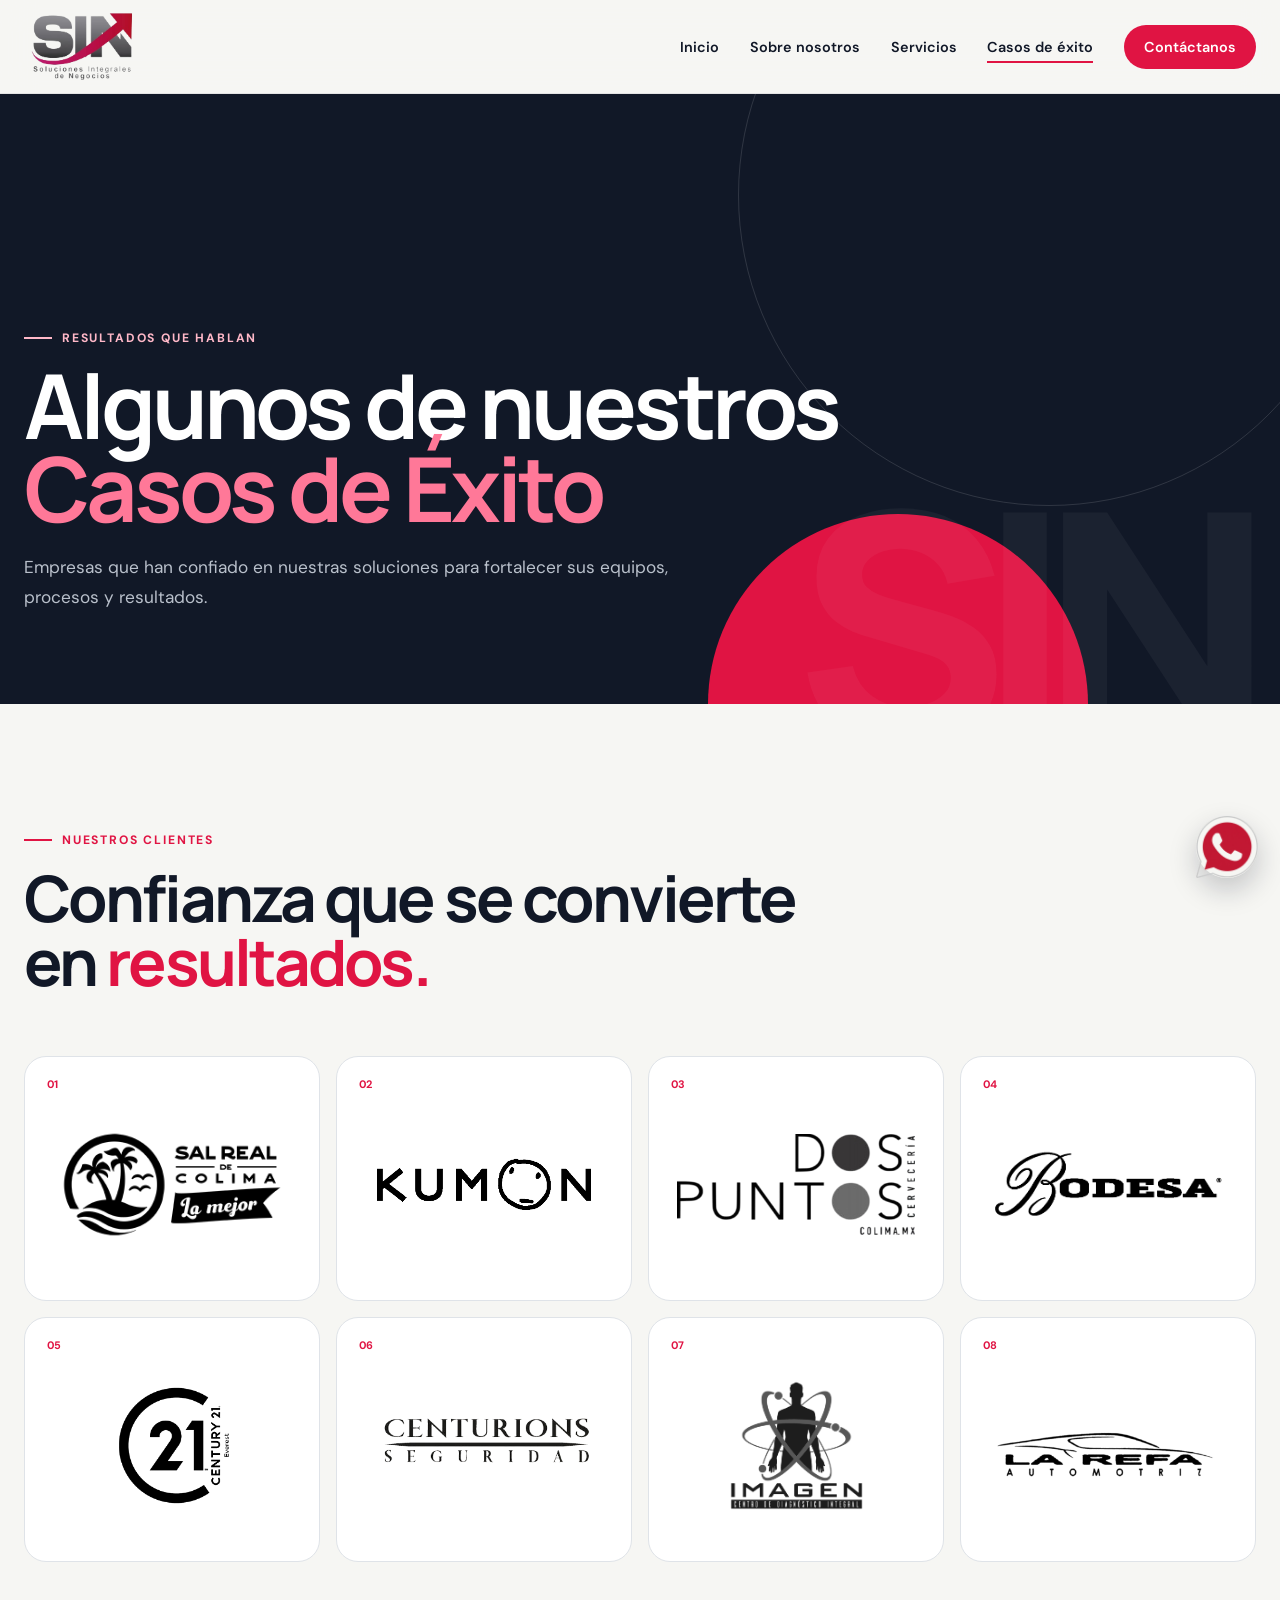
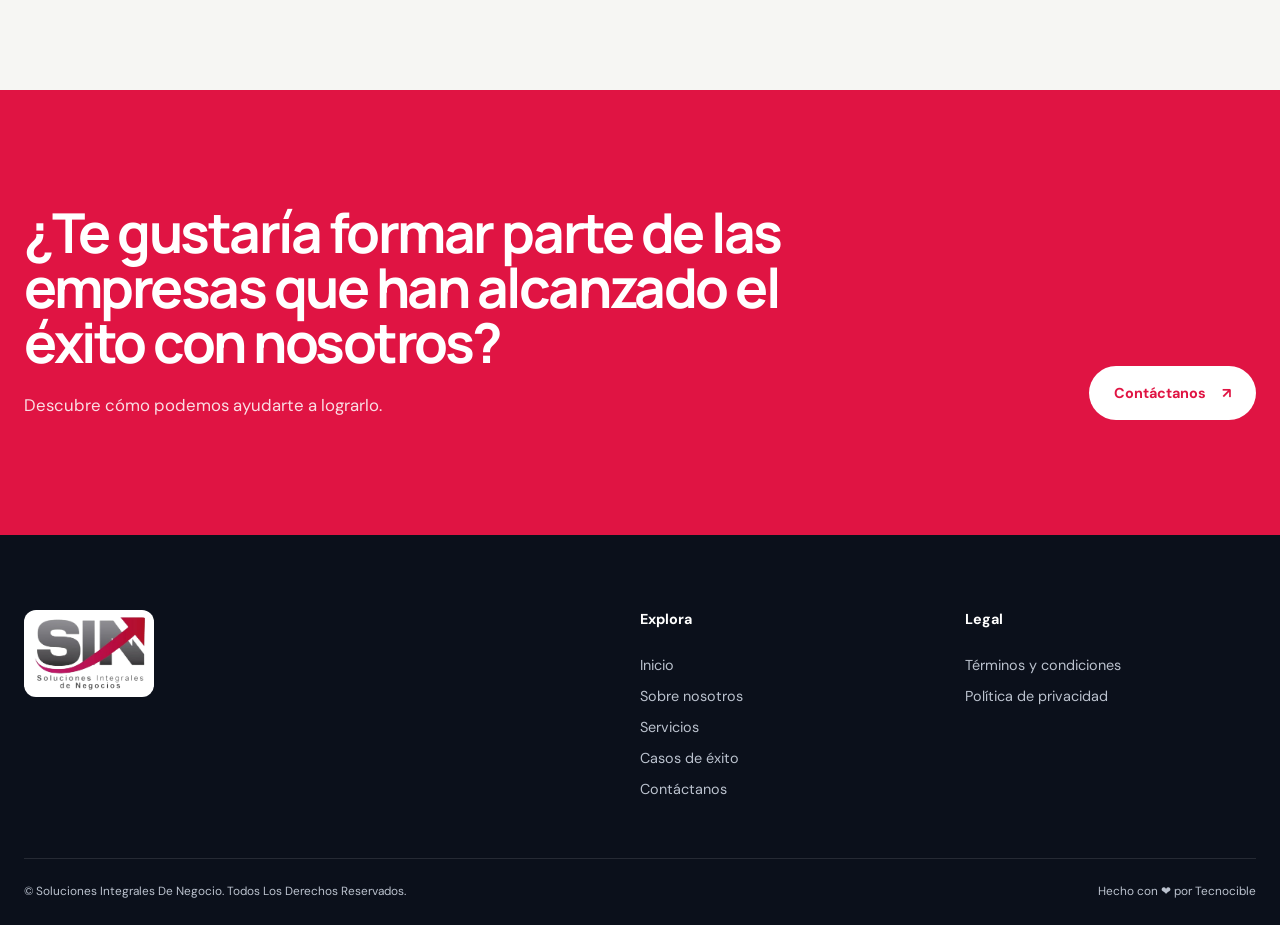
<file: casos-de-exito.html>
<!doctype html>
<html lang="es">
  <head>
    <meta charset="UTF-8" />
    <meta name="viewport" content="width=device-width, initial-scale=1.0" />
    <meta name="description" content="Conoce algunos de los casos de éxito y empresas que confían en SIN Soluciones Integrales de Negocios." />
    <meta name="theme-color" content="#e01443" />
    <title>Casos de éxito | Consultor SIN</title>
    <link rel="preconnect" href="https://fonts.googleapis.com" />
    <link rel="preconnect" href="https://fonts.gstatic.com" crossorigin />
    <link href="https://fonts.googleapis.com/css2?family=DM+Sans:wght@400;500;600;700&family=Manrope:wght@600;700;800&display=swap" rel="stylesheet" />
    <link rel="icon" type="image/png" href="B.png" />
    <link rel="stylesheet" href="styles.css" />
  </head>
  <body>
    <a class="skip-link" href="#contenido">Saltar al contenido</a>
    <header class="site-header site-header--solid" data-header>
      <div class="shell header-inner">
        <a class="brand" href="consultorio.html" aria-label="SIN Soluciones, inicio"><img src="logo.png" alt="SIN Soluciones Integrales de Negocios" /></a>
        <button class="menu-toggle" type="button" aria-expanded="false" aria-controls="main-nav" data-menu-toggle><span></span><span></span><span></span><span class="sr-only">Abrir menú</span></button>
        <nav class="main-nav" id="main-nav" aria-label="Navegación principal" data-nav>
          <a href="consultorio.html">Inicio</a><a href="sobrenosotros.html">Sobre nosotros</a><a href="servicios.html">Servicios</a><a class="is-current" href="#inicio">Casos de éxito</a><a class="nav-cta" href="contactanos.html">Contáctanos</a>
        </nav>
      </div>
    </header>

    <main id="contenido">
      <section class="cases-hero" id="inicio">
        <div class="shell cases-hero-inner" data-reveal>
          <p class="eyebrow eyebrow--light"><span></span>Resultados que hablan</p>
          <h1>Algunos de nuestros <em>Casos de Éxito</em></h1>
          <p>Empresas que han confiado en nuestras soluciones para fortalecer sus equipos, procesos y resultados.</p>
        </div>
        <span class="cases-hero-mark" aria-hidden="true">SIN</span>
      </section>

      <section class="section cases-showcase" aria-label="Empresas que confían en SIN">
        <div class="shell">
          <div class="cases-intro" data-reveal>
            <p class="eyebrow"><span></span>Nuestros clientes</p>
            <h2>Confianza que se convierte en <em>resultados.</em></h2>
          </div>
          <div class="cases-grid">
            <article class="case-card" data-reveal><span>01</span><img src="caso-sal-real.png" alt="Sal Real de Colima" /></article>
            <article class="case-card" data-reveal><span>02</span><img src="caso-kumon.png" alt="Kumon" /></article>
            <article class="case-card" data-reveal><span>03</span><img src="caso-dp.png" alt="Dos Puntos Cervecería" /></article>
            <article class="case-card" data-reveal><span>04</span><img src="caso-bodesa.png" alt="Bodesa" /></article>
            <article class="case-card" data-reveal><span>05</span><img src="caso-century21.png" alt="Century 21" /></article>
            <article class="case-card" data-reveal><span>06</span><img src="caso-empresa.png" alt="Centurions Seguridad" /></article>
            <article class="case-card" data-reveal><span>07</span><img src="caso-imagen-cdi.png" alt="Imagen CDI" /></article>
            <article class="case-card" data-reveal><span>08</span><img src="caso-la-refa.png" alt="La Refa Automotriz" /></article>
          </div>
        </div>
      </section>

      <section class="contact-cta cases-cta" id="contacto">
        <div class="shell contact-inner" data-reveal>
          <div class="contact-copy">
            <h2>¿Te gustaría formar parte de las empresas que han alcanzado el éxito con nosotros?</h2>
            <p>Descubre cómo podemos ayudarte a lograrlo.</p>
          </div>
          <a class="button button--white" href="contactanos.html">Contáctanos <span aria-hidden="true">↗</span></a>
        </div>
      </section>
    </main>

    <footer class="site-footer">
      <div class="shell footer-grid">
        <div class="footer-brand"><img src="logo.png" alt="SIN Soluciones" /></div>
        <div><p class="footer-title">Explora</p><a href="consultorio.html">Inicio</a><a href="sobrenosotros.html">Sobre nosotros</a><a href="servicios.html">Servicios</a><a href="#inicio">Casos de éxito</a><a href="contactanos.html">Contáctanos</a></div>
        <div><p class="footer-title">Legal</p><a href="terminos-y-condiciones.html">Términos y condiciones</a><a href="politica-de-privacidad.html">Política de privacidad</a></div>
      </div>
      <div class="shell footer-bottom"><p>© Soluciones Integrales De Negocio. Todos Los Derechos Reservados.</p><p><a href="https://www.tecnocible.com/" target="_blank" rel="noopener noreferrer">Hecho con ❤ por Tecnocible</a></p></div>
    </footer>
    <a class="whatsapp" href="https://wa.me/523121807074?text=Hola%2C%20quiero%20información%20sobre%20sus%20servicios." target="_blank" rel="noopener noreferrer" aria-label="¡Mándanos un mensaje!"><img src="whatsapp 2.png" alt="" aria-hidden="true" /></a>
    <script src="site.js"></script>
  </body>
</html>
</file>
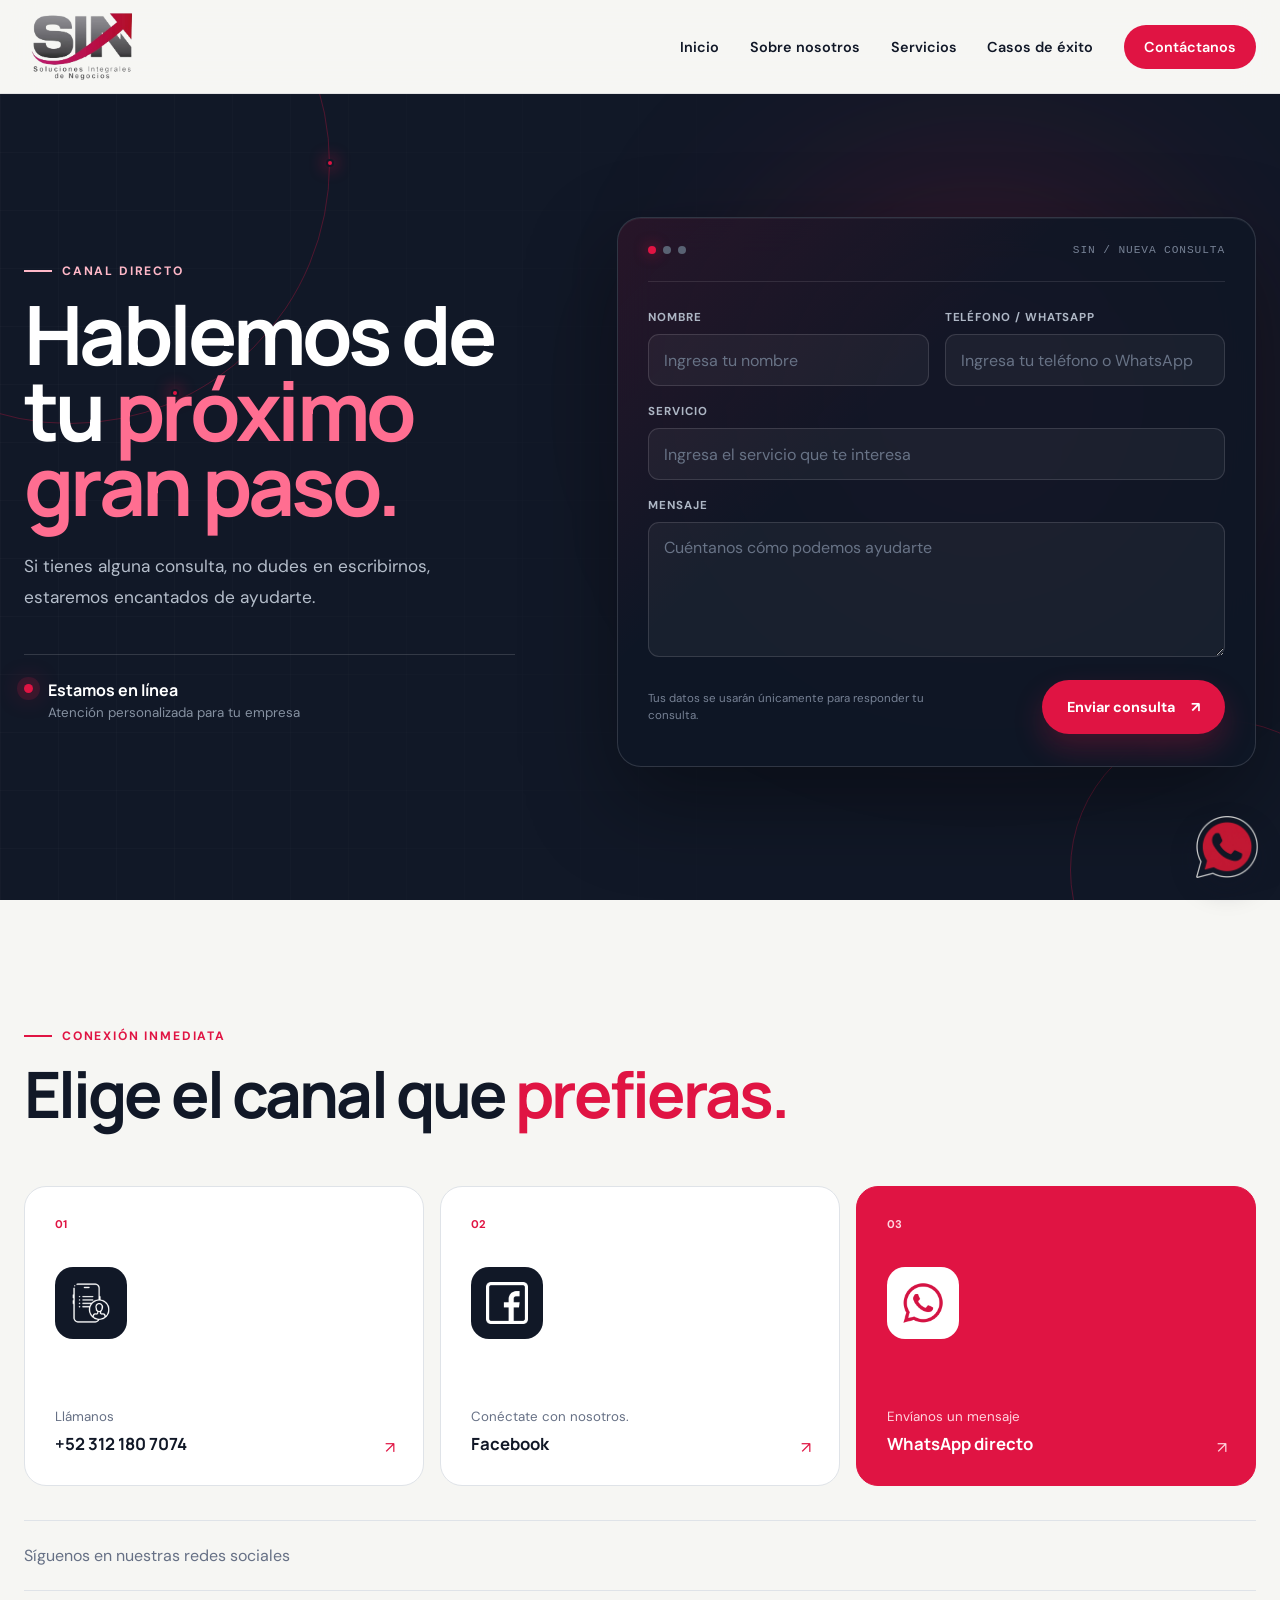
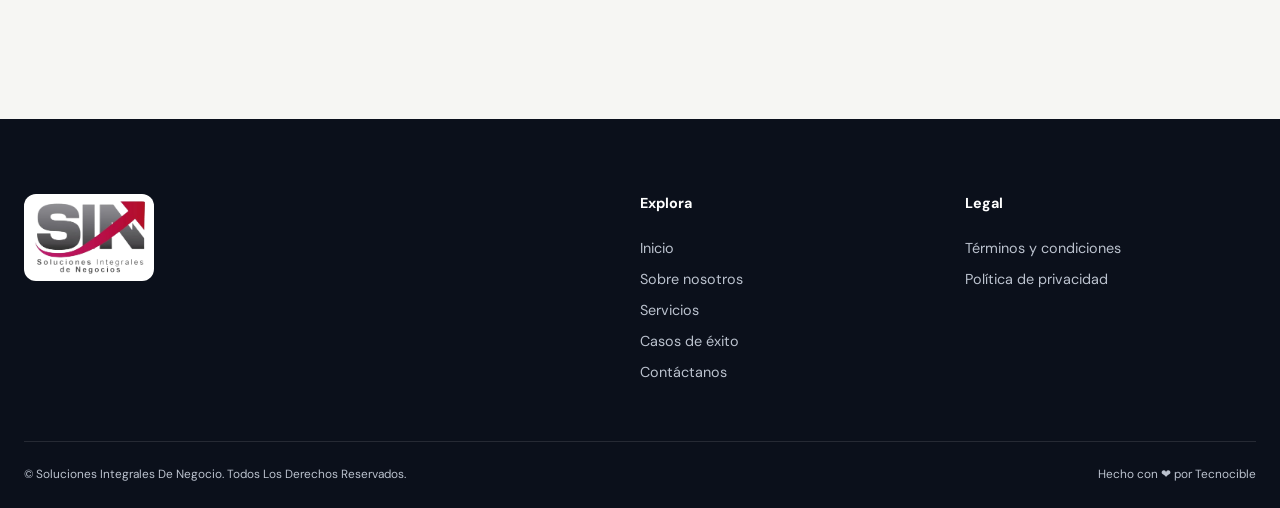
<file: contactanos.html>
<!doctype html>
<html lang="es">
  <head>
    <meta charset="UTF-8" />
    <meta name="viewport" content="width=device-width, initial-scale=1.0" />
    <meta name="description" content="Contacta a SIN Soluciones Integrales de Negocios. Estamos listos para ayudarte con soluciones estratégicas para tu empresa." />
    <meta name="theme-color" content="#e01443" />
    <title>Contáctanos | Consultor SIN</title>
    <link rel="preconnect" href="https://fonts.googleapis.com" />
    <link rel="preconnect" href="https://fonts.gstatic.com" crossorigin />
    <link href="https://fonts.googleapis.com/css2?family=DM+Sans:wght@400;500;600;700&family=Manrope:wght@600;700;800&display=swap" rel="stylesheet" />
    <link rel="icon" type="image/png" href="B.png" />
    <link rel="stylesheet" href="styles.css" />
  </head>
  <body class="contact-page">
    <a class="skip-link" href="#contenido">Saltar al contenido</a>
    <header class="site-header site-header--solid" data-header>
      <div class="shell header-inner">
        <a class="brand" href="consultorio.html" aria-label="SIN Soluciones, inicio"><img src="logo.png" alt="SIN Soluciones Integrales de Negocios" /></a>
        <button class="menu-toggle" type="button" aria-expanded="false" aria-controls="main-nav" data-menu-toggle><span></span><span></span><span></span><span class="sr-only">Abrir menú</span></button>
        <nav class="main-nav" id="main-nav" aria-label="Navegación principal" data-nav>
          <a href="consultorio.html">Inicio</a><a href="sobrenosotros.html">Sobre nosotros</a><a href="servicios.html">Servicios</a><a href="casos-de-exito.html">Casos de éxito</a><a class="nav-cta is-current" href="#inicio">Contáctanos</a>
        </nav>
      </div>
    </header>

    <main id="contenido">
      <section class="contact-tech" id="inicio">
        <div class="contact-grid-pattern" aria-hidden="true"></div>
        <div class="contact-orbit contact-orbit--one" aria-hidden="true"><i></i><i></i><i></i></div>
        <div class="contact-orbit contact-orbit--two" aria-hidden="true"><i></i></div>
        <div class="shell contact-tech-grid">
          <div class="contact-tech-copy" data-reveal>
            <p class="eyebrow eyebrow--light"><span></span>Canal directo</p>
            <h1>Hablemos de tu <em>próximo gran paso.</em></h1>
            <p class="contact-tech-lead">Si tienes alguna consulta, no dudes en escribirnos, estaremos encantados de ayudarte.</p>
            <div class="contact-signal"><span></span><strong>Estamos en línea</strong><small>Atención personalizada para tu empresa</small></div>
          </div>

          <div class="contact-console" data-reveal>
            <div class="console-top"><span></span><span></span><span></span><p>SIN / NUEVA CONSULTA</p></div>
            <form class="tech-form" data-contact-form>
              <div class="form-row">
                <label><span>Nombre</span><input name="nombre" type="text" placeholder="Ingresa tu nombre" autocomplete="name" required /></label>
                <label><span>Teléfono / WhatsApp</span><input name="telefono" type="tel" placeholder="Ingresa tu teléfono o WhatsApp" autocomplete="tel" required /></label>
              </div>
              <label><span>Servicio</span><input name="asunto" type="text" placeholder="Ingresa el servicio que te interesa" required /></label>
              <label><span>Mensaje</span><textarea name="mensaje" rows="5" placeholder="Cuéntanos cómo podemos ayudarte" required></textarea></label>
              <div class="form-submit">
                <p class="form-status" data-form-status aria-live="polite">Tus datos se usarán únicamente para responder tu consulta.</p>
                <button class="button button--primary" type="submit">Enviar consulta <span aria-hidden="true">↗</span></button>
              </div>
            </form>
          </div>
        </div>
      </section>

      <section class="contact-channels section" aria-labelledby="canales-title">
        <div class="shell">
          <div class="channels-heading" data-reveal>
            <p class="eyebrow"><span></span>Conexión inmediata</p>
            <h2 id="canales-title">Elige el canal que <em>prefieras.</em></h2>
          </div>
          <div class="channels-grid">
            <a class="channel-card" href="tel:+523121807074" data-reveal><span class="channel-number">01</span><span class="channel-icon"><img src="numero-de-contacto.png" alt="" aria-hidden="true" /></span><div><small>Llámanos</small><strong>+52 312 180 7074</strong></div><i aria-hidden="true">↗</i></a>
            <a class="channel-card" href="https://www.facebook.com/people/Soluciones-Integrales-de-Negocio/61574162529396/" target="_blank" rel="noopener noreferrer" data-reveal><span class="channel-number">02</span><span class="channel-icon"><img src="correo-electronico.png" alt="" aria-hidden="true" /></span><div><small>Conéctate con nosotros.</small><strong>Facebook</strong></div><i aria-hidden="true">↗</i></a>
            <a class="channel-card channel-card--red" href="https://wa.me/523121807074?text=Hola%2C%20estoy%20interesado%20en%20cotizar%20sus%20servicios." target="_blank" rel="noopener noreferrer" data-reveal><span class="channel-number">03</span><span class="channel-icon"><img src="whatsapp.png" alt="" aria-hidden="true" /></span><div><small>Envíanos un mensaje</small><strong>WhatsApp directo</strong></div><i aria-hidden="true">↗</i></a>
          </div>
          <div class="social-line" data-reveal><p>Síguenos en nuestras redes sociales</p>
        </div>
      </section>
    </main>

    <footer class="site-footer">
      <div class="shell footer-grid">
        <div class="footer-brand"><img src="logo.png" alt="SIN Soluciones" /></div>
        <div><p class="footer-title">Explora</p><a href="consultorio.html">Inicio</a><a href="sobrenosotros.html">Sobre nosotros</a><a href="servicios.html">Servicios</a><a href="casos-de-exito.html">Casos de éxito</a><a href="#inicio">Contáctanos</a></div>
        <div><p class="footer-title">Legal</p><a href="terminos-y-condiciones.html">Términos y condiciones</a><a href="politica-de-privacidad.html">Política de privacidad</a></div>
      </div>
      <div class="shell footer-bottom"><p>© Soluciones Integrales De Negocio. Todos Los Derechos Reservados.</p><p><a href="https://www.tecnocible.com/" target="_blank" rel="noopener noreferrer">Hecho con ❤ por Tecnocible</a></p></div>
    </footer>
    <a class="whatsapp" href="https://wa.me/523121807074?text=Hola%2C%20quiero%20información%20sobre%20sus%20servicios." target="_blank" rel="noopener noreferrer" aria-label="¡Mándanos un mensaje!"><img src="whatsapp 2.png" alt="" aria-hidden="true" /></a>
    <script src="site.js"></script>
  </body>
</html>
</file>
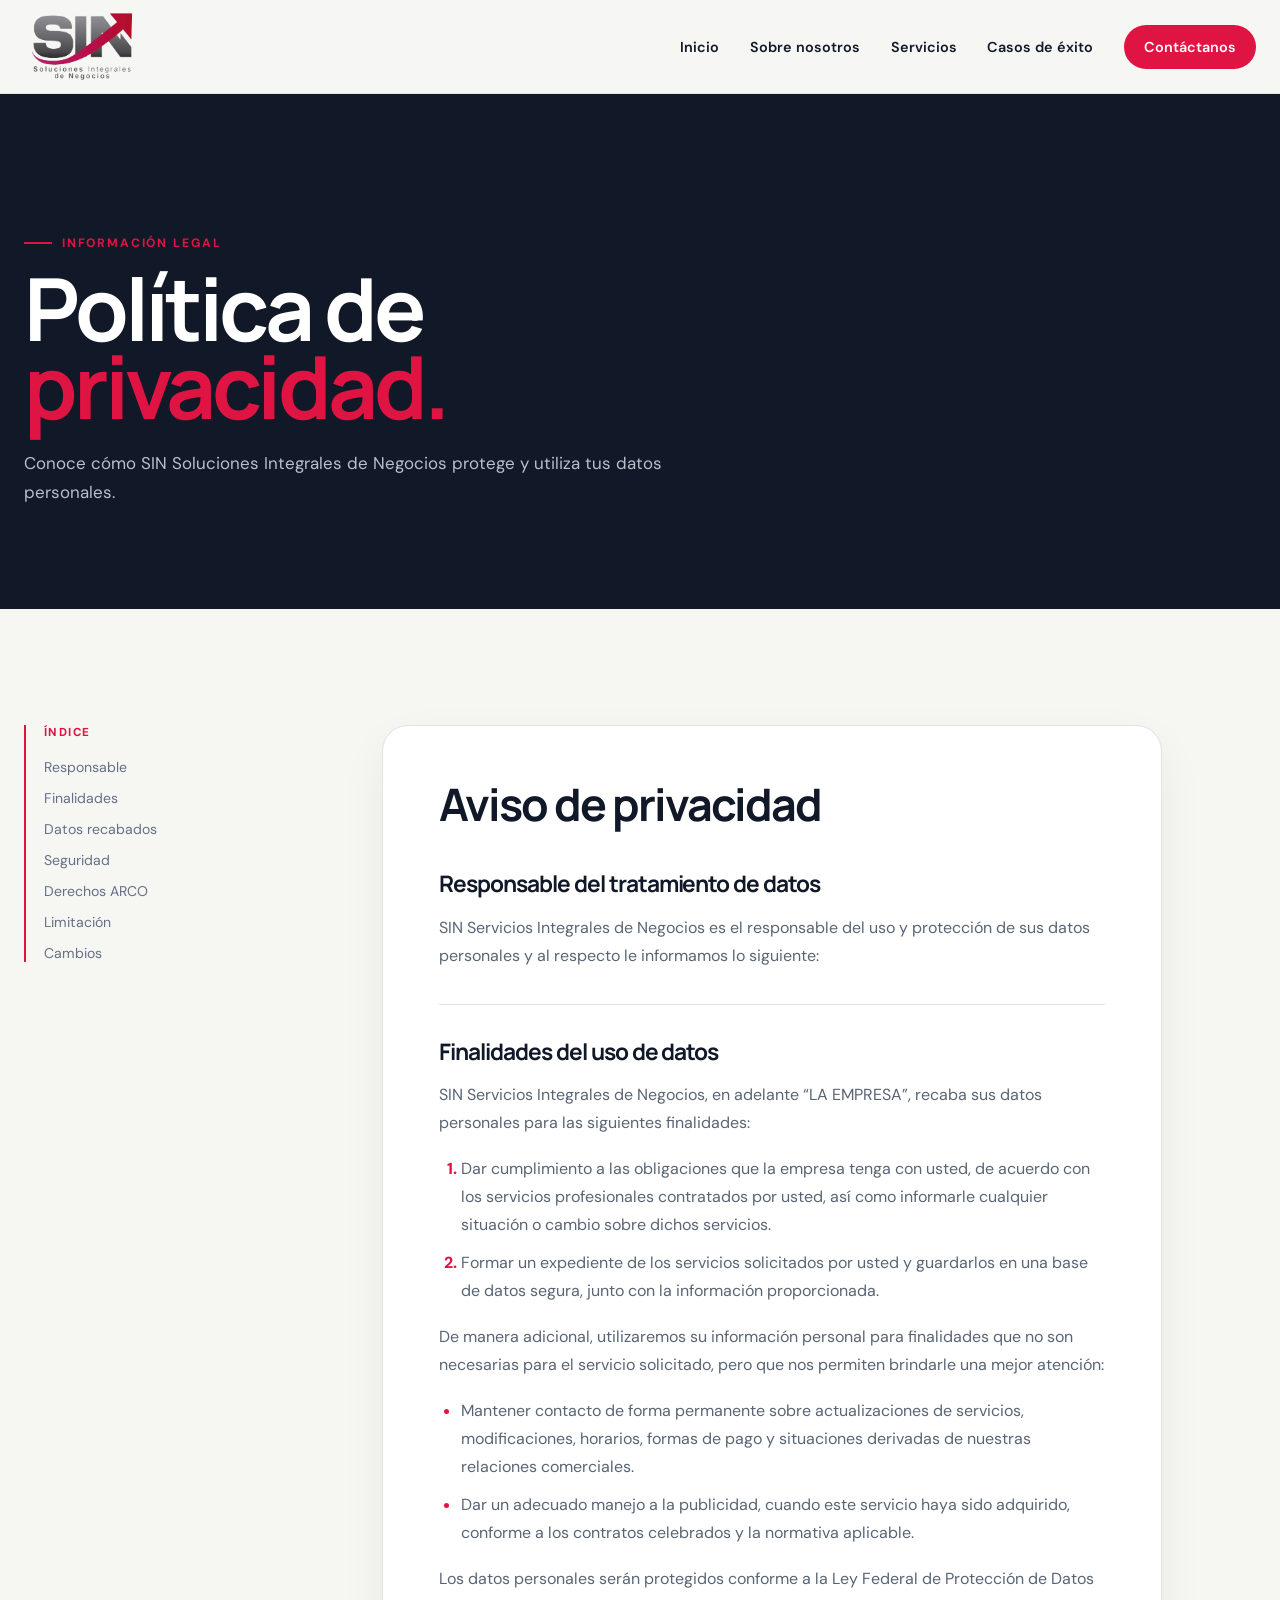
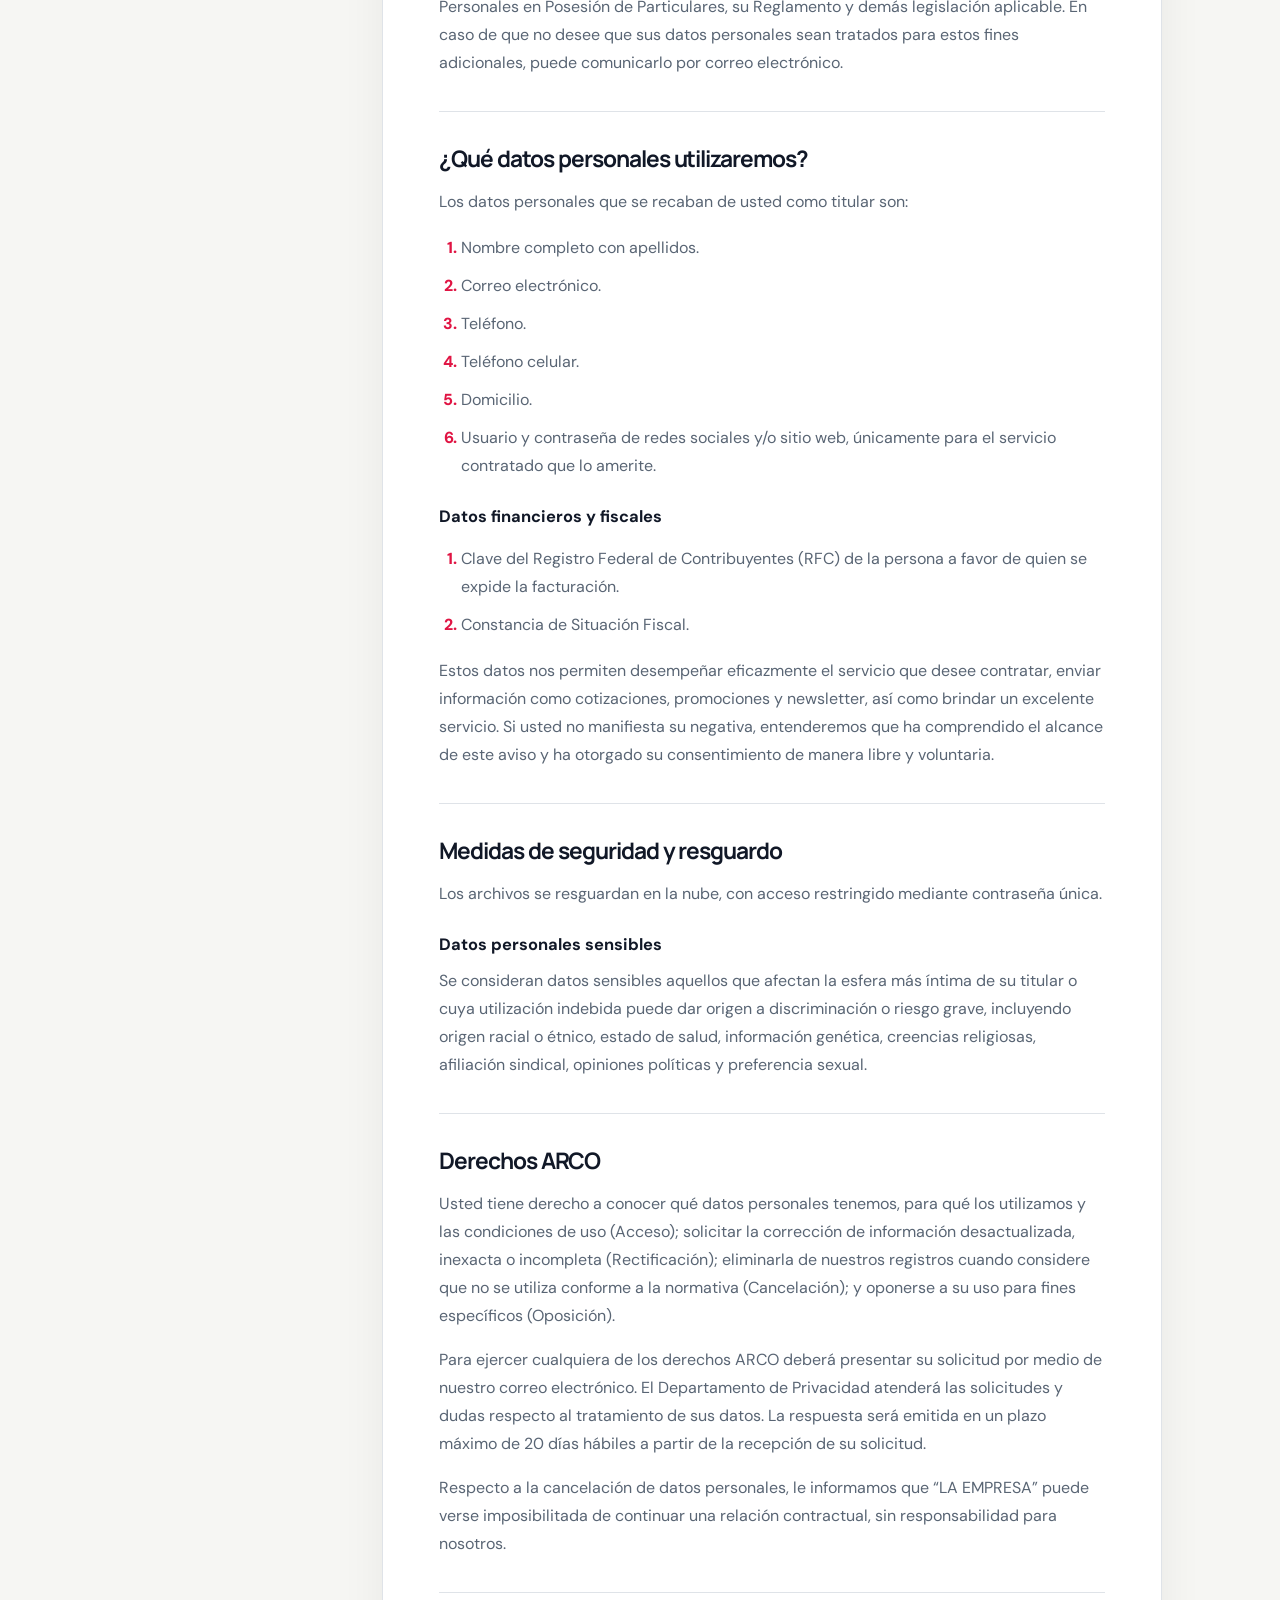
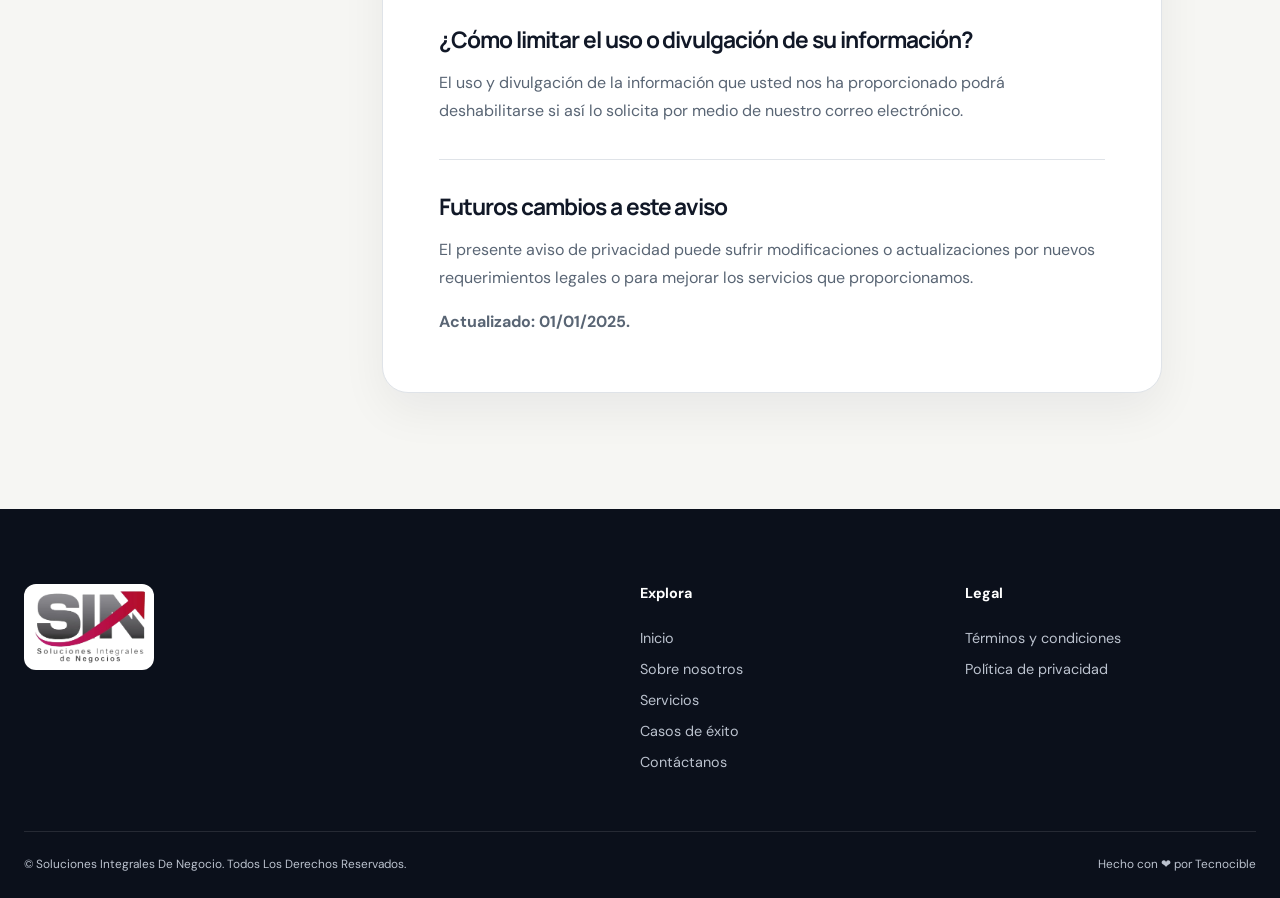
<file: politica-de-privacidad.html>
<!doctype html>
<html lang="es">
<head>
  <meta charset="UTF-8" />
  <meta name="viewport" content="width=device-width, initial-scale=1.0" />
  <meta name="description" content="Política de privacidad de SIN Soluciones Integrales de Negocios." />
  <title>Política de privacidad | SIN Soluciones</title>
  <link rel="preconnect" href="https://fonts.googleapis.com" />
  <link rel="preconnect" href="https://fonts.gstatic.com" crossorigin />
  <link href="https://fonts.googleapis.com/css2?family=DM+Sans:wght@400;500;600;700&family=Manrope:wght@600;700;800&display=swap" rel="stylesheet" />
  <link rel="icon" type="image/png" href="B.png" />
  <link rel="stylesheet" href="styles.css" />
</head>
<body class="legal-page">
  <a class="skip-link" href="#contenido">Saltar al contenido</a>
  <header class="site-header site-header--solid" data-header><div class="shell header-inner"><a class="brand" href="consultorio.html" aria-label="SIN Soluciones, inicio"><img src="logo.png" alt="SIN Soluciones Integrales de Negocios" /></a><button class="menu-toggle" type="button" aria-expanded="false" aria-controls="main-nav" data-menu-toggle><span></span><span></span><span></span><span class="sr-only">Abrir menú</span></button><nav class="main-nav" id="main-nav" aria-label="Navegación principal" data-nav><a href="consultorio.html">Inicio</a><a href="sobrenosotros.html">Sobre nosotros</a><a href="servicios.html">Servicios</a><a href="casos-de-exito.html">Casos de éxito</a><a class="nav-cta" href="contactanos.html">Contáctanos</a></nav></div></header>
  <main id="contenido"><section class="legal-hero"><div class="shell"><p class="eyebrow"><span></span>Información legal</p><h1>Política de <em>privacidad.</em></h1><p>Conoce cómo SIN Soluciones Integrales de Negocios protege y utiliza tus datos personales.</p></div></section>
  <section class="legal-content"><div class="shell legal-layout"><aside class="legal-aside"><p>Índice</p><a href="#responsable">Responsable</a><a href="#finalidades">Finalidades</a><a href="#datos">Datos recabados</a><a href="#seguridad">Seguridad</a><a href="#arco">Derechos ARCO</a><a href="#limitacion">Limitación</a><a href="#cambios">Cambios</a></aside><article class="legal-article">
    <h2>Aviso de privacidad</h2>
    <section id="responsable"><h3>Responsable del tratamiento de datos</h3><p>SIN Servicios Integrales de Negocios es el responsable del uso y protección de sus datos personales y al respecto le informamos lo siguiente:</p></section>
    <section id="finalidades"><h3>Finalidades del uso de datos</h3><p>SIN Servicios Integrales de Negocios, en adelante “LA EMPRESA”, recaba sus datos personales para las siguientes finalidades:</p><ol><li>Dar cumplimiento a las obligaciones que la empresa tenga con usted, de acuerdo con los servicios profesionales contratados por usted, así como informarle cualquier situación o cambio sobre dichos servicios.</li><li>Formar un expediente de los servicios solicitados por usted y guardarlos en una base de datos segura, junto con la información proporcionada.</li></ol><p>De manera adicional, utilizaremos su información personal para finalidades que no son necesarias para el servicio solicitado, pero que nos permiten brindarle una mejor atención:</p><ul><li>Mantener contacto de forma permanente sobre actualizaciones de servicios, modificaciones, horarios, formas de pago y situaciones derivadas de nuestras relaciones comerciales.</li><li>Dar un adecuado manejo a la publicidad, cuando este servicio haya sido adquirido, conforme a los contratos celebrados y la normativa aplicable.</li></ul><p>Los datos personales serán protegidos conforme a la Ley Federal de Protección de Datos Personales en Posesión de Particulares, su Reglamento y demás legislación aplicable. En caso de que no desee que sus datos personales sean tratados para estos fines adicionales, puede comunicarlo por correo electrónico.</p></section>
    <section id="datos"><h3>¿Qué datos personales utilizaremos?</h3><p>Los datos personales que se recaban de usted como titular son:</p><ol><li>Nombre completo con apellidos.</li><li>Correo electrónico.</li><li>Teléfono.</li><li>Teléfono celular.</li><li>Domicilio.</li><li>Usuario y contraseña de redes sociales y/o sitio web, únicamente para el servicio contratado que lo amerite.</li></ol><h4>Datos financieros y fiscales</h4><ol><li>Clave del Registro Federal de Contribuyentes (RFC) de la persona a favor de quien se expide la facturación.</li><li>Constancia de Situación Fiscal.</li></ol><p>Estos datos nos permiten desempeñar eficazmente el servicio que desee contratar, enviar información como cotizaciones, promociones y newsletter, así como brindar un excelente servicio. Si usted no manifiesta su negativa, entenderemos que ha comprendido el alcance de este aviso y ha otorgado su consentimiento de manera libre y voluntaria.</p></section>
    <section id="seguridad"><h3>Medidas de seguridad y resguardo</h3><p>Los archivos se resguardan en la nube, con acceso restringido mediante contraseña única.</p><h4>Datos personales sensibles</h4><p>Se consideran datos sensibles aquellos que afectan la esfera más íntima de su titular o cuya utilización indebida puede dar origen a discriminación o riesgo grave, incluyendo origen racial o étnico, estado de salud, información genética, creencias religiosas, afiliación sindical, opiniones políticas y preferencia sexual.</p></section>
    <section id="arco"><h3>Derechos ARCO</h3><p>Usted tiene derecho a conocer qué datos personales tenemos, para qué los utilizamos y las condiciones de uso (Acceso); solicitar la corrección de información desactualizada, inexacta o incompleta (Rectificación); eliminarla de nuestros registros cuando considere que no se utiliza conforme a la normativa (Cancelación); y oponerse a su uso para fines específicos (Oposición).</p><p>Para ejercer cualquiera de los derechos ARCO deberá presentar su solicitud por medio de nuestro correo electrónico. El Departamento de Privacidad atenderá las solicitudes y dudas respecto al tratamiento de sus datos. La respuesta será emitida en un plazo máximo de 20 días hábiles a partir de la recepción de su solicitud.</p><p>Respecto a la cancelación de datos personales, le informamos que “LA EMPRESA” puede verse imposibilitada de continuar una relación contractual, sin responsabilidad para nosotros.</p></section>
    <section id="limitacion"><h3>¿Cómo limitar el uso o divulgación de su información?</h3><p>El uso y divulgación de la información que usted nos ha proporcionado podrá deshabilitarse si así lo solicita por medio de nuestro correo electrónico.</p></section>
    <section id="cambios"><h3>Futuros cambios a este aviso</h3><p>El presente aviso de privacidad puede sufrir modificaciones o actualizaciones por nuevos requerimientos legales o para mejorar los servicios que proporcionamos.</p><p><strong>Actualizado: 01/01/2025.</strong></p></section>
  </article></div></section></main>
  <footer class="site-footer"><div class="shell footer-grid"><div class="footer-brand"><img src="logo.png" alt="SIN Soluciones" /></div><div><p class="footer-title">Explora</p><a href="consultorio.html">Inicio</a><a href="sobrenosotros.html">Sobre nosotros</a><a href="servicios.html">Servicios</a><a href="casos-de-exito.html">Casos de éxito</a><a href="contactanos.html">Contáctanos</a></div><div><p class="footer-title">Legal</p><a href="terminos-y-condiciones.html">Términos y condiciones</a><a href="politica-de-privacidad.html">Política de privacidad</a></div></div><div class="shell footer-bottom"><p>© Soluciones Integrales De Negocio. Todos Los Derechos Reservados.</p><p><a href="https://www.tecnocible.com/" target="_blank" rel="noopener noreferrer">Hecho con ❤ por Tecnocible</a></p></div></footer><script src="site.js"></script>
</body></html>
</file>
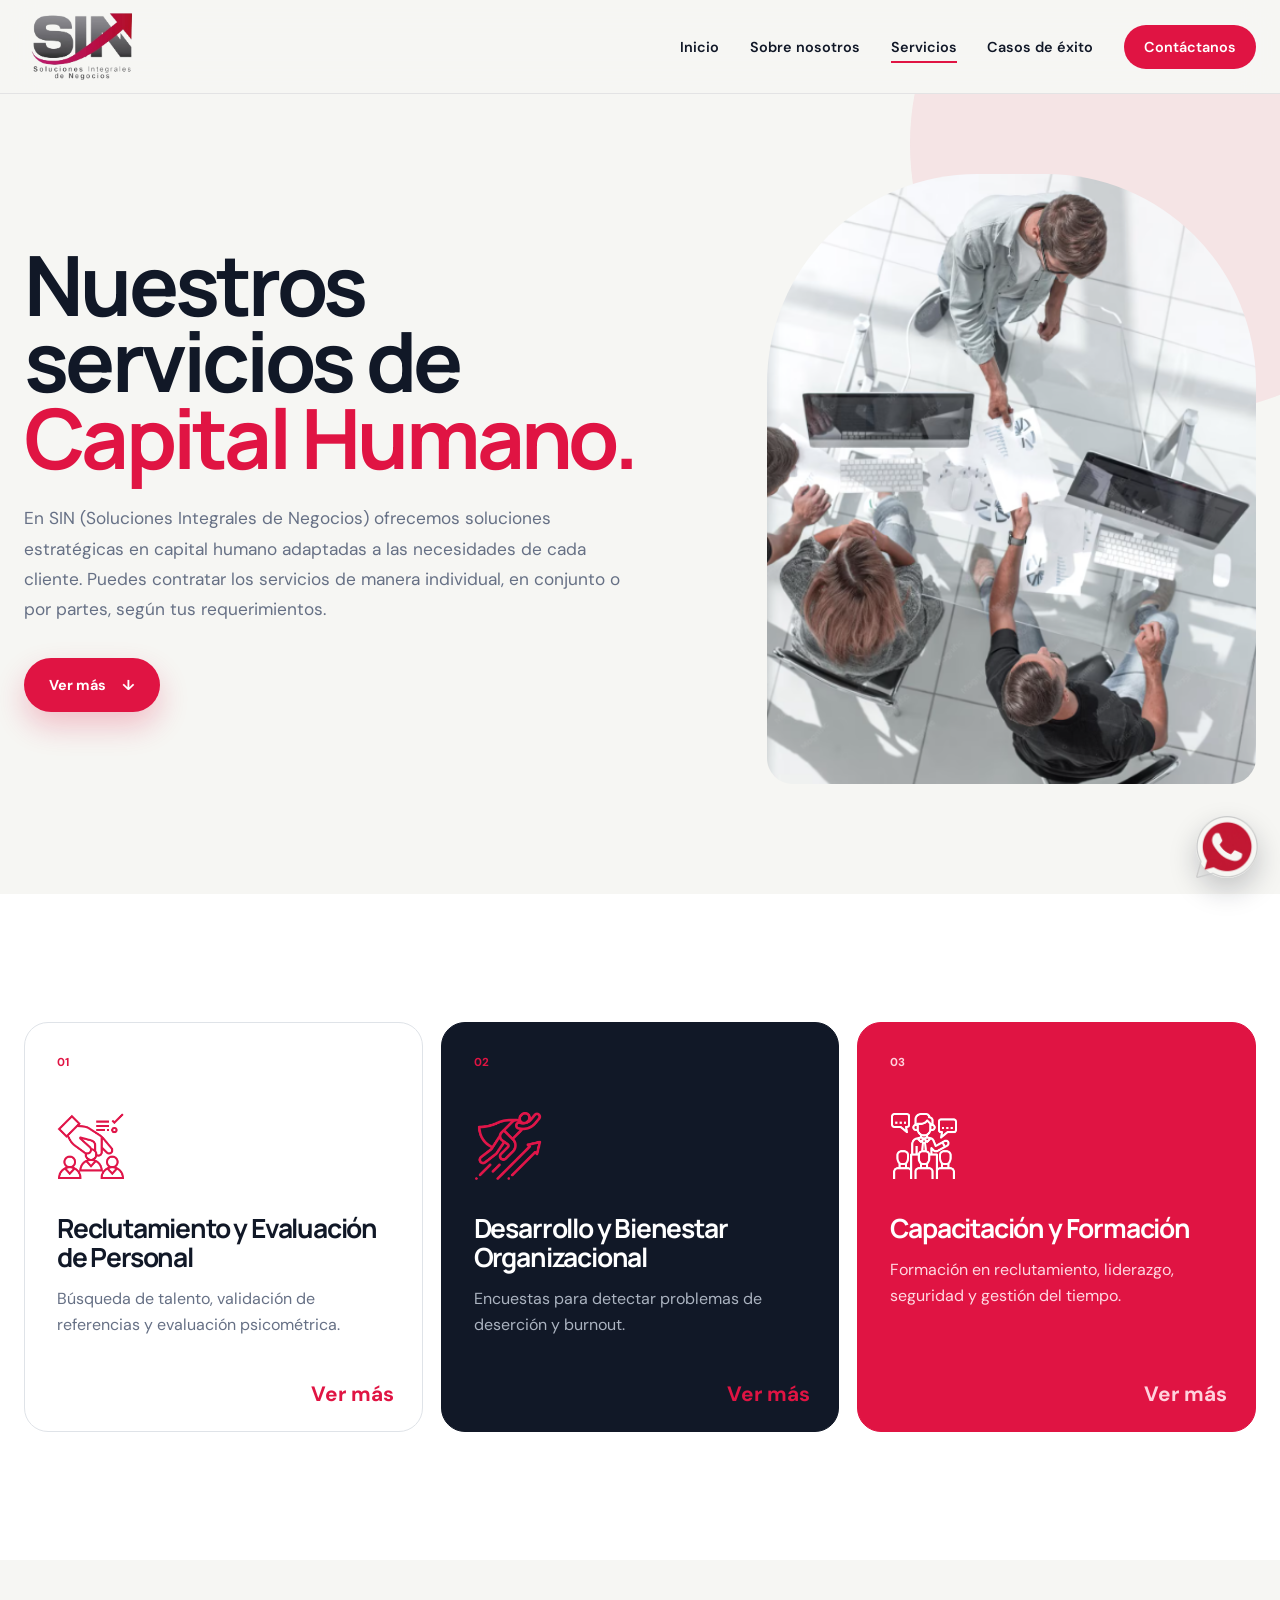
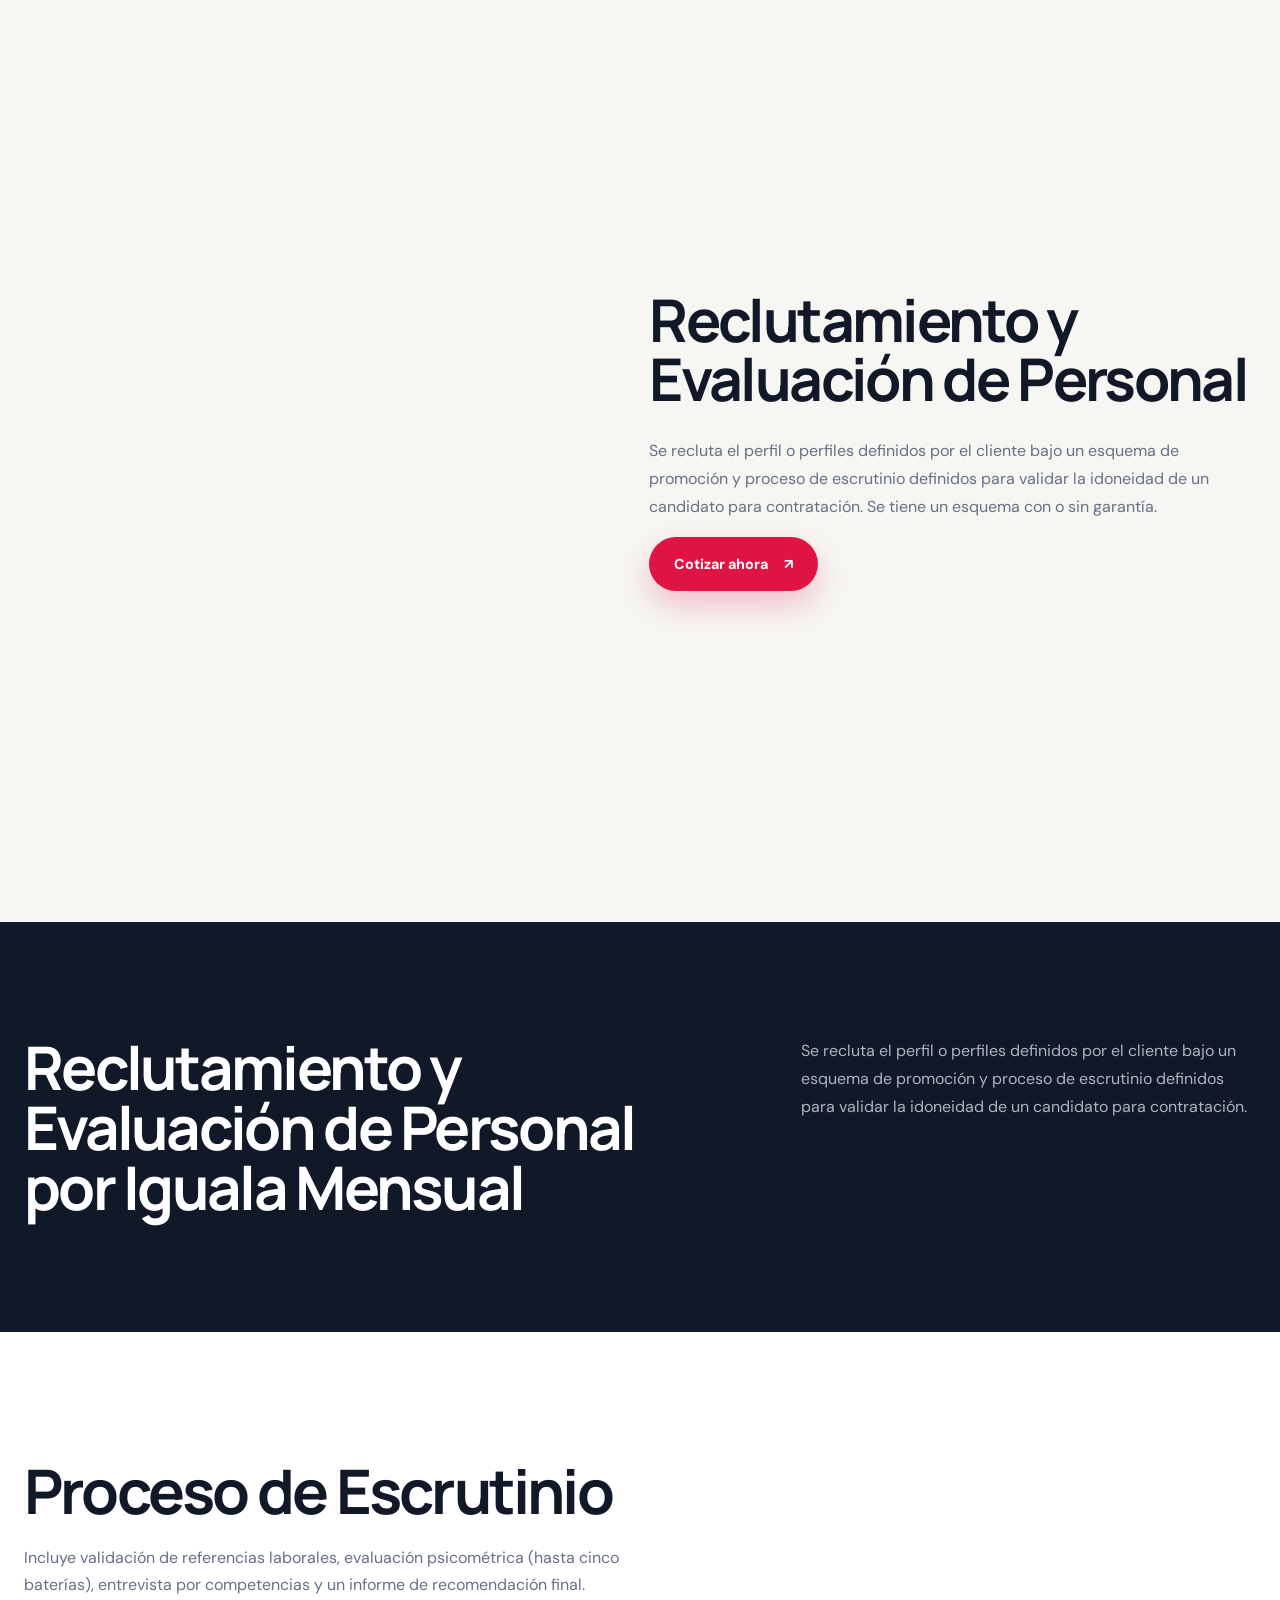
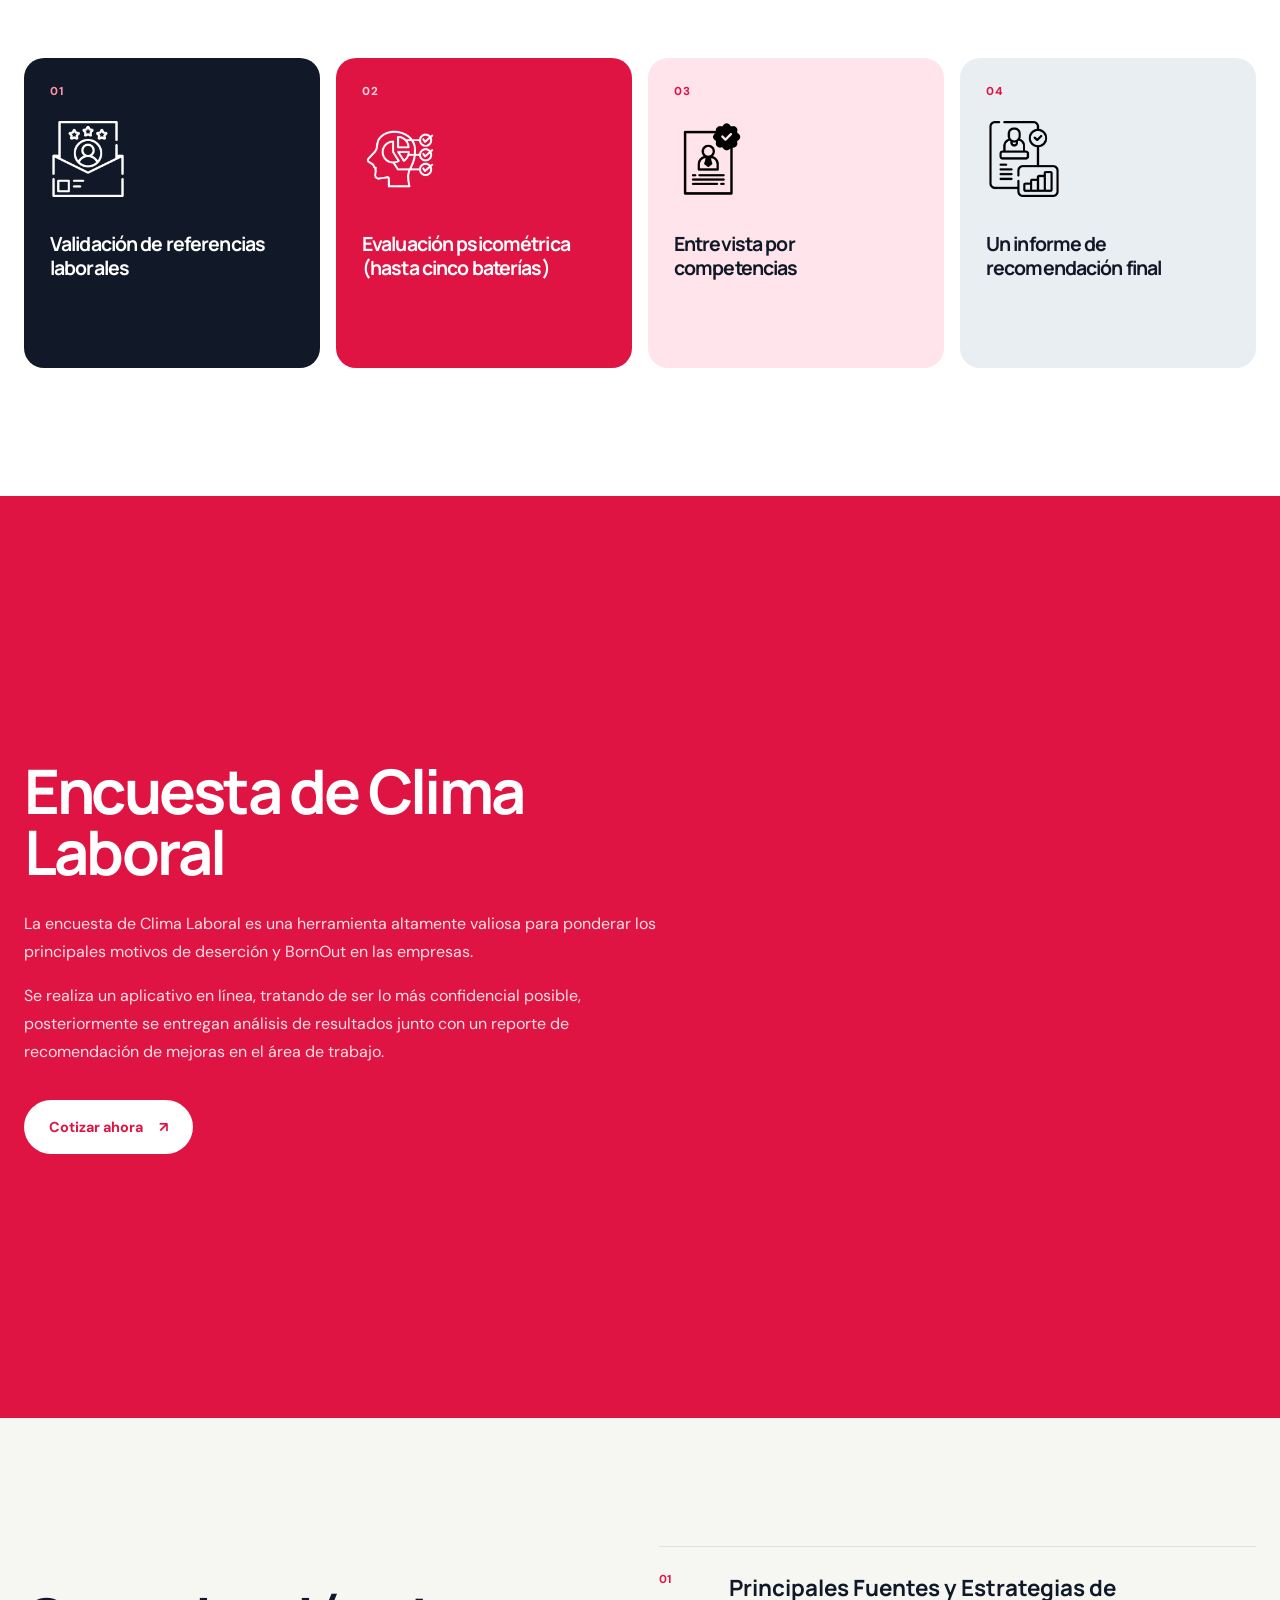
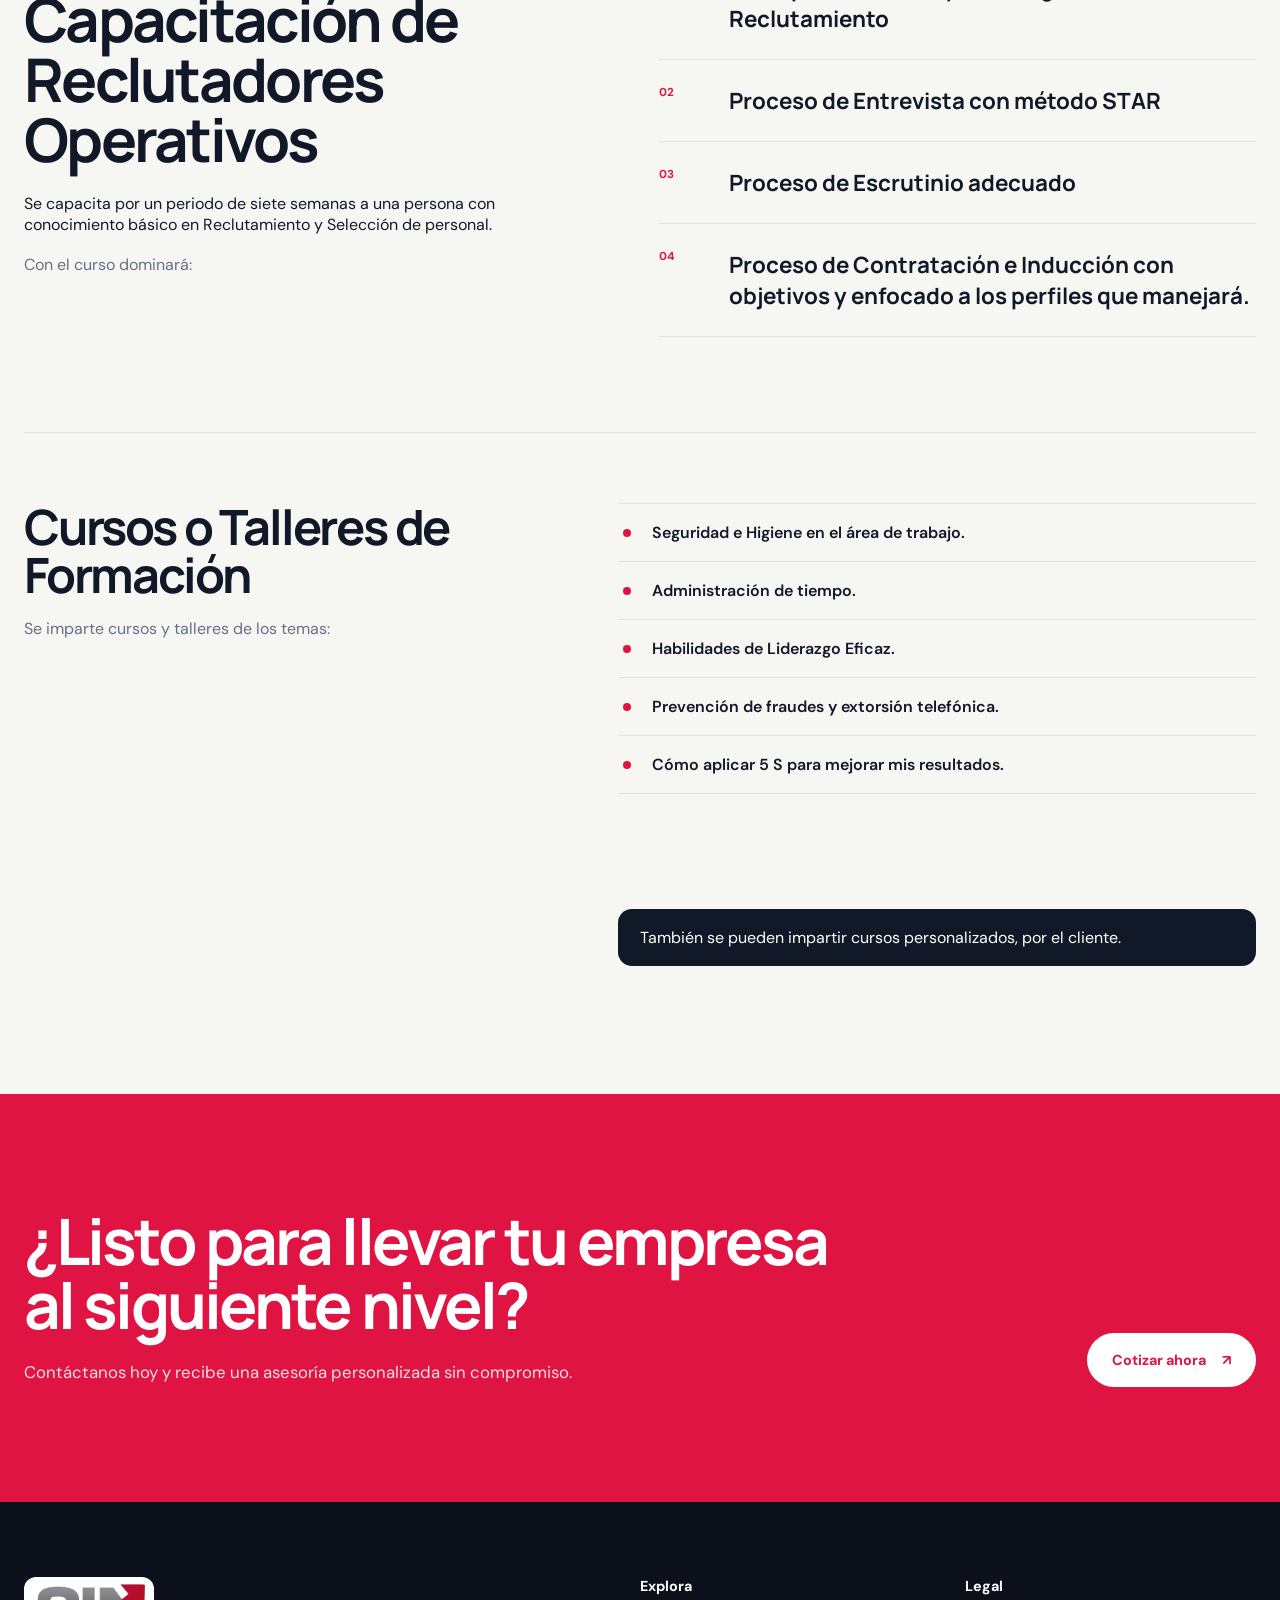
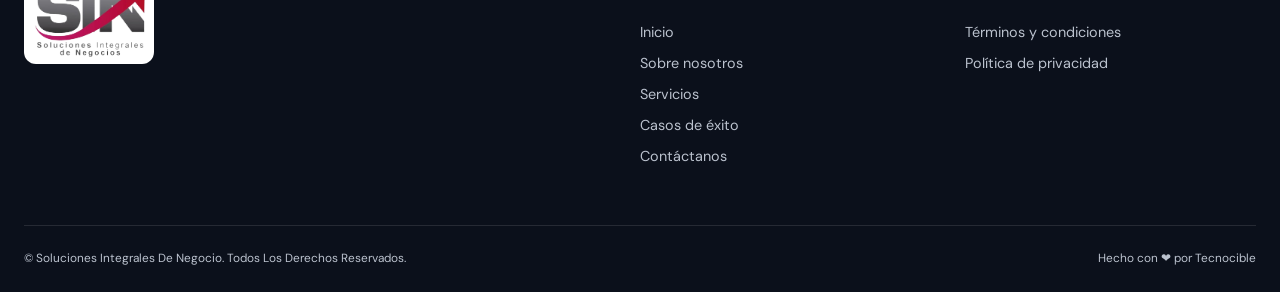
<file: servicios.html>
<!doctype html>
<html lang="es">
  <head>
    <meta charset="UTF-8" />
    <meta name="viewport" content="width=device-width, initial-scale=1.0" />
    <meta name="description" content="Servicios de capital humano de SIN: reclutamiento, evaluación, escrutinio, clima laboral y capacitación para empresas." />
    <meta name="theme-color" content="#e01443" />
    <title>Servicios | Consultor SIN</title>
    <link rel="preconnect" href="https://fonts.googleapis.com" />
    <link rel="preconnect" href="https://fonts.gstatic.com" crossorigin />
    <link href="https://fonts.googleapis.com/css2?family=DM+Sans:wght@400;500;600;700&family=Manrope:wght@600;700;800&display=swap" rel="stylesheet" />
    <link rel="icon" type="image/png" href="B.png" />
    <link rel="stylesheet" href="styles.css" />
  </head>
  <body>
    <a class="skip-link" href="#contenido">Saltar al contenido</a>
    <header class="site-header site-header--solid" data-header>
      <div class="shell header-inner">
        <a class="brand" href="consultorio.html" aria-label="SIN Soluciones, inicio"><img src="logo.png" alt="SIN Soluciones Integrales de Negocios" /></a>
        <button class="menu-toggle" type="button" aria-expanded="false" aria-controls="main-nav" data-menu-toggle><span></span><span></span><span></span><span class="sr-only">Abrir menú</span></button>
        <nav class="main-nav" id="main-nav" aria-label="Navegación principal" data-nav>
          <a href="consultorio.html">Inicio</a><a href="sobrenosotros.html">Sobre nosotros</a><a class="is-current" href="#inicio">Servicios</a><a href="casos-de-exito.html">Casos de éxito</a><a class="nav-cta" href="contactanos.html">Contáctanos</a>
        </nav>
      </div>
    </header>

    <main id="contenido">
      <section class="services-hero" id="inicio">
        <div class="shell services-hero-grid">
          <div class="services-hero-copy" data-reveal>
            <h1>Nuestros servicios de <em>Capital Humano.</em></h1>
            <p>En SIN (Soluciones Integrales de Negocios) ofrecemos soluciones estratégicas en capital humano adaptadas a las necesidades de cada cliente. Puedes contratar los servicios de manera individual, en conjunto o por partes, según tus requerimientos.</p>
            <a class="button button--primary" href="#catalogo">Ver más <span aria-hidden="true">↓</span></a>
          </div>
          <div class="services-hero-visual" data-reveal>
            <img src="E.png" alt="Equipo participando en una sesión de capacitación" />
          </div>
        </div>
      </section>

      <section class="service-catalog section" id="catalogo">
        <div class="shell">
          <div class="catalog-grid">
            <a class="catalog-card" href="#reclutamiento" data-reveal><span class="catalog-number">01</span><img src="reclutamiento.png" alt="" aria-hidden="true" /><div><h3>Reclutamiento y Evaluación de Personal</h3><p>Búsqueda de talento, validación de referencias y evaluación psicométrica.</p></div><b aria-hidden="true">Ver más</b></a>
            <a class="catalog-card catalog-card--dark" href="#bienestar" data-reveal><span class="catalog-number">02</span><img src="auto-crecimiento.png" alt="" aria-hidden="true" /><div><h3>Desarrollo y Bienestar Organizacional</h3><p>Encuestas para detectar problemas de deserción y burnout.</p></div><b aria-hidden="true">Ver más</b></a>
            <a class="catalog-card catalog-card--red" href="#capacitacion" data-reveal><span class="catalog-number">03</span><img src="cap.png" alt="" aria-hidden="true" /><div><h3>Capacitación y Formación</h3><p>Formación en reclutamiento, liderazgo, seguridad y gestión del tiempo.</p></div><b aria-hidden="true">Ver más</b></a>
          </div>
        </div>
      </section>

      <section class="service-detail service-detail--recruit" id="reclutamiento">
        <div class="shell service-detail-grid">
          <div class="detail-media detail-media--video" data-reveal><video src="F.mp4" muted loop autoplay playsinline preload="auto" aria-label="Video sobre reclutamiento y evaluación de personal">Tu navegador no puede reproducir este video.</video></div>
          <div class="detail-copy" data-reveal>
            <h2>Reclutamiento y Evaluación de Personal</h2>
            <p>Se recluta el perfil o perfiles definidos por el cliente bajo un esquema de promoción y proceso de escrutinio definidos para validar la idoneidad de un candidato para contratación. Se tiene un esquema con o sin garantía.</p>
            <a class="button button--primary" href="#contacto">Cotizar ahora <span aria-hidden="true">↗</span></a>
          </div>
        </div>
      </section>

      <section class="retainer-section">
        <div class="shell retainer-grid">
          <div data-reveal><h2>Reclutamiento y Evaluación de Personal por Iguala Mensual</h2></div>
          <div data-reveal><p>Se recluta el perfil o perfiles definidos por el cliente bajo un esquema de promoción y proceso de escrutinio definidos para validar la idoneidad de un candidato para contratación.</p></div>
        </div>
      </section>

      <section class="section screening-section" id="escrutinio">
        <div class="shell">
          <div class="screening-heading" data-reveal><h2>Proceso de Escrutinio</h2><p>Incluye validación de referencias laborales, evaluación psicométrica (hasta cinco baterías), entrevista por competencias y un informe de recomendación final.</p></div>
          <div class="screening-steps">
            <article class="screening-card screening-card--ink" data-reveal><span>01</span><img src="carta-de-recomendacion.png" alt="" aria-hidden="true" /><h3>Validación de referencias laborales</h3></article>
            <article class="screening-card screening-card--red" data-reveal><span>02</span><img src="psicometrico.png" alt="" aria-hidden="true" /><h3>Evaluación psicométrica (hasta cinco baterías)</h3></article>
            <article class="screening-card screening-card--blush" data-reveal><span>03</span><img src="candidato-seleccionado.png" alt="" aria-hidden="true" /><h3>Entrevista por competencias</h3></article>
            <article class="screening-card screening-card--soft" data-reveal><span>04</span><img src="Entrevista.png" alt="" aria-hidden="true" /><h3>Un informe de recomendación final</h3></article>
          </div>
        </div>
      </section>

      <section class="wellbeing-section" id="bienestar">
        <div class="shell wellbeing-grid">
          <div class="wellbeing-copy" data-reveal>
            <h2>Encuesta de Clima Laboral</h2>
            <p>La encuesta de Clima Laboral es una herramienta altamente valiosa para ponderar los principales motivos de deserción y BornOut en las empresas.</p>
            <p>Se realiza un aplicativo en línea, tratando de ser lo más confidencial posible, posteriormente se entregan análisis de resultados junto con un reporte de recomendación de mejoras en el área de trabajo.</p>
            <a class="button button--white" href="#contacto">Cotizar ahora <span aria-hidden="true">↗</span></a>
          </div>
          <div class="wellbeing-visual" data-reveal>
            <video autoplay muted loop playsinline preload="metadata" aria-label="Equipo fortaleciendo su colaboración">
              <source src="clip.mp4" type="video/mp4" />
              Tu navegador no puede reproducir este video.
            </video>
          </div>
        </div>
      </section>

      <section class="section training-section" id="capacitacion">
        <div class="shell training-grid">
          <div class="training-copy" data-reveal><h2>Capacitación de Reclutadores Operativos</h2><p>Se capacita por un periodo de siete semanas a una persona con conocimiento básico en Reclutamiento y Selección de personal.</p><p>Con el curso dominará:</p></div>
          <div class="training-topics" data-reveal>
            <div><span>01</span><strong>Principales Fuentes y Estrategias de Reclutamiento</strong></div>
            <div><span>02</span><strong>Proceso de Entrevista con método STAR</strong></div>
            <div><span>03</span><strong>Proceso de Escrutinio adecuado</strong></div>
            <div><span>04</span><strong>Proceso de Contratación e Inducción con objetivos y enfocado a los perfiles que manejará.</strong></div>
          </div>
        </div>
        <div class="shell courses-grid" data-reveal>
          <div><h2>Cursos o Talleres de Formación</h2><p>Se imparte cursos y talleres de los temas:</p></div>
          <ul>
            <li>Seguridad e Higiene en el área de trabajo.</li>
            <li>Administración de tiempo.</li>
            <li>Habilidades de Liderazgo Eficaz.</li>
            <li>Prevención de fraudes y extorsión telefónica.</li>
            <li>Cómo aplicar 5 S para mejorar mis resultados.</li>
          </ul>
          <p class="courses-note">También se pueden impartir cursos personalizados, por el cliente.</p>
        </div>
      </section>

      <section class="contact-cta" id="contacto">
        <div class="shell contact-inner" data-reveal>
          <div class="contact-copy">
            <h2>¿Listo para llevar tu empresa al siguiente nivel?</h2>
            <p>Contáctanos hoy y recibe una asesoría personalizada sin compromiso.</p>
          </div>
          <a class="button button--white" href="https://wa.me/523121807074?text=Hola%2C%20quiero%20cotizar%20un%20servicio%20de%20capital%20humano." target="_blank" rel="noopener noreferrer">Cotizar ahora <span aria-hidden="true">↗</span></a>
        </div>
      </section>
    </main>

    <footer class="site-footer">
      <div class="shell footer-grid">
        <div class="footer-brand"><img src="logo.png" alt="SIN Soluciones" /></div>
        <div><p class="footer-title">Explora</p><a href="consultorio.html">Inicio</a><a href="sobrenosotros.html">Sobre nosotros</a><a href="#inicio">Servicios</a><a href="casos-de-exito.html">Casos de éxito</a><a href="contactanos.html">Contáctanos</a></div>
        <div><p class="footer-title">Legal</p><a href="terminos-y-condiciones.html">Términos y condiciones</a><a href="politica-de-privacidad.html">Política de privacidad</a></div>
      </div>
      <div class="shell footer-bottom"><p>© Soluciones Integrales De Negocio. Todos Los Derechos Reservados.</p><p><a href="https://www.tecnocible.com/" target="_blank" rel="noopener noreferrer">Hecho con ❤ por Tecnocible</a></p></div>
    </footer>
    <a class="whatsapp" href="https://wa.me/523121807074?text=Hola%2C%20quiero%20información%20sobre%20sus%20servicios." target="_blank" rel="noopener noreferrer" aria-label="¡Mándanos un mensaje!"><img src="whatsapp 2.png" alt="" aria-hidden="true" /></a>
    <script src="site.js"></script>
  </body>
</html>
</file>
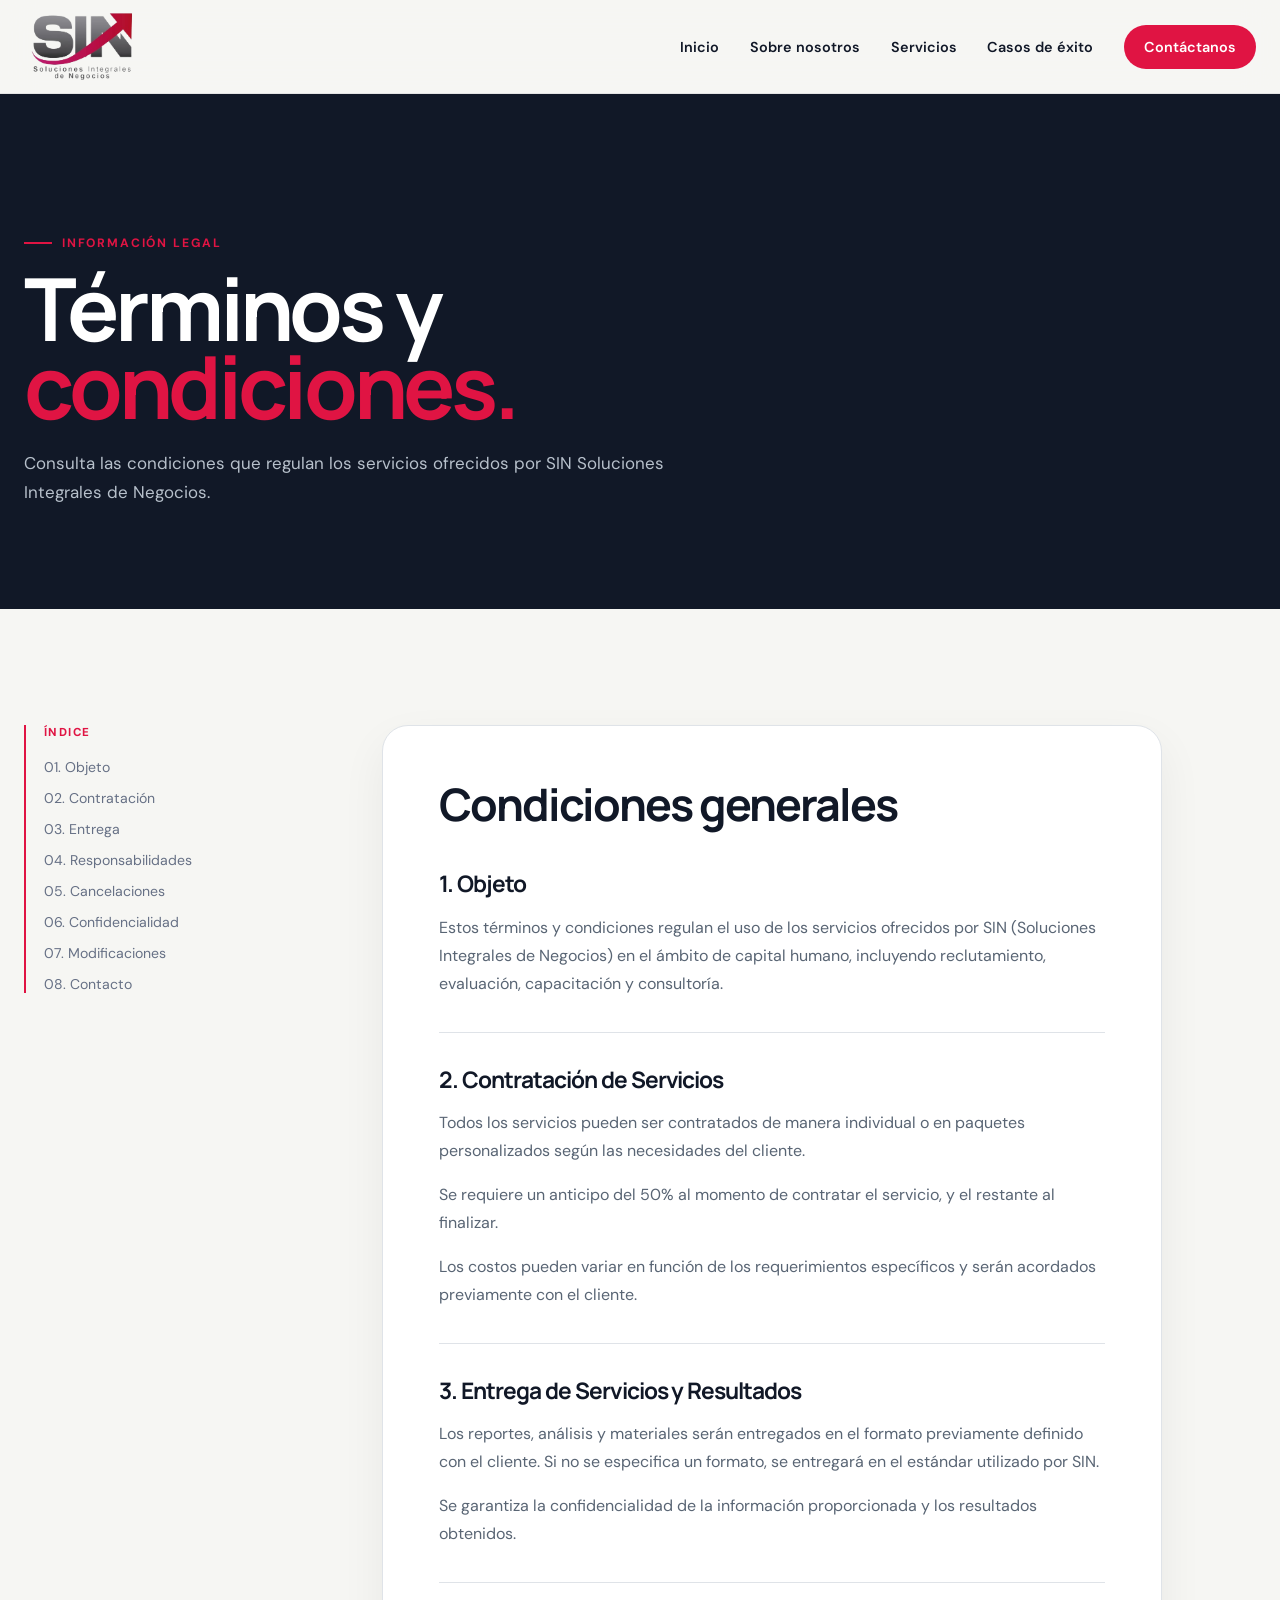
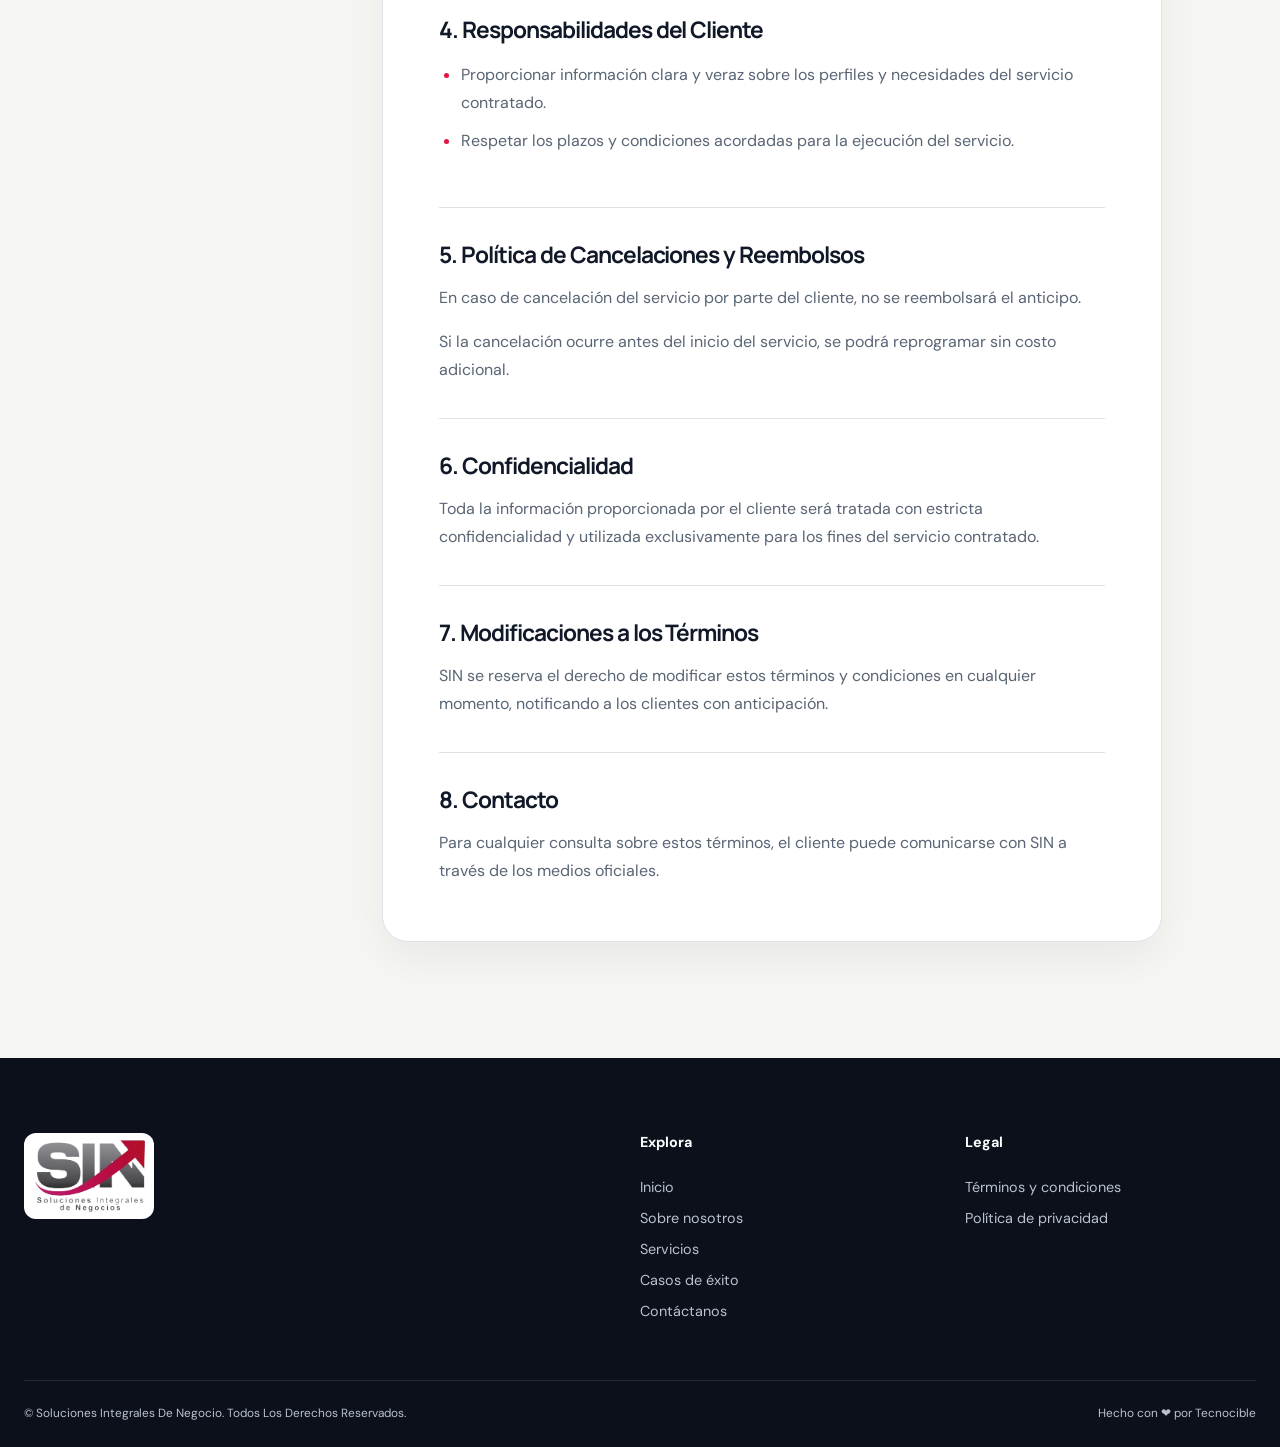
<file: terminos-y-condiciones.html>
<!doctype html>
<html lang="es">
<head>
  <meta charset="UTF-8" />
  <meta name="viewport" content="width=device-width, initial-scale=1.0" />
  <meta name="description" content="Términos y condiciones de SIN Soluciones Integrales de Negocios." />
  <title>Términos y condiciones | SIN Soluciones</title>
  <link rel="preconnect" href="https://fonts.googleapis.com" />
  <link rel="preconnect" href="https://fonts.gstatic.com" crossorigin />
  <link href="https://fonts.googleapis.com/css2?family=DM+Sans:wght@400;500;600;700&family=Manrope:wght@600;700;800&display=swap" rel="stylesheet" />
  <link rel="icon" type="image/png" href="B.png" />
  <link rel="stylesheet" href="styles.css" />
</head>
<body class="legal-page">
  <a class="skip-link" href="#contenido">Saltar al contenido</a>
  <header class="site-header site-header--solid" data-header><div class="shell header-inner">
    <a class="brand" href="consultorio.html" aria-label="SIN Soluciones, inicio"><img src="logo.png" alt="SIN Soluciones Integrales de Negocios" /></a>
    <button class="menu-toggle" type="button" aria-expanded="false" aria-controls="main-nav" data-menu-toggle><span></span><span></span><span></span><span class="sr-only">Abrir menú</span></button>
    <nav class="main-nav" id="main-nav" aria-label="Navegación principal" data-nav><a href="consultorio.html">Inicio</a><a href="sobrenosotros.html">Sobre nosotros</a><a href="servicios.html">Servicios</a><a href="casos-de-exito.html">Casos de éxito</a><a class="nav-cta" href="contactanos.html">Contáctanos</a></nav>
  </div></header>
  <main id="contenido"><section class="legal-hero"><div class="shell"><p class="eyebrow"><span></span>Información legal</p><h1>Términos y <em>condiciones.</em></h1><p>Consulta las condiciones que regulan los servicios ofrecidos por SIN Soluciones Integrales de Negocios.</p></div></section>
  <section class="legal-content"><div class="shell legal-layout"><aside class="legal-aside"><p>Índice</p><a href="#objeto">01. Objeto</a><a href="#contratacion">02. Contratación</a><a href="#entrega">03. Entrega</a><a href="#responsabilidades">04. Responsabilidades</a><a href="#cancelaciones">05. Cancelaciones</a><a href="#confidencialidad">06. Confidencialidad</a><a href="#modificaciones">07. Modificaciones</a><a href="#contacto">08. Contacto</a></aside><article class="legal-article">
    <h2>Condiciones generales</h2>
    <section id="objeto"><h3>1. Objeto</h3><p>Estos términos y condiciones regulan el uso de los servicios ofrecidos por SIN (Soluciones Integrales de Negocios) en el ámbito de capital humano, incluyendo reclutamiento, evaluación, capacitación y consultoría.</p></section>
    <section id="contratacion"><h3>2. Contratación de Servicios</h3><p>Todos los servicios pueden ser contratados de manera individual o en paquetes personalizados según las necesidades del cliente.</p><p>Se requiere un anticipo del 50% al momento de contratar el servicio, y el restante al finalizar.</p><p>Los costos pueden variar en función de los requerimientos específicos y serán acordados previamente con el cliente.</p></section>
    <section id="entrega"><h3>3. Entrega de Servicios y Resultados</h3><p>Los reportes, análisis y materiales serán entregados en el formato previamente definido con el cliente. Si no se especifica un formato, se entregará en el estándar utilizado por SIN.</p><p>Se garantiza la confidencialidad de la información proporcionada y los resultados obtenidos.</p></section>
    <section id="responsabilidades"><h3>4. Responsabilidades del Cliente</h3><ul><li>Proporcionar información clara y veraz sobre los perfiles y necesidades del servicio contratado.</li><li>Respetar los plazos y condiciones acordadas para la ejecución del servicio.</li></ul></section>
    <section id="cancelaciones"><h3>5. Política de Cancelaciones y Reembolsos</h3><p>En caso de cancelación del servicio por parte del cliente, no se reembolsará el anticipo.</p><p>Si la cancelación ocurre antes del inicio del servicio, se podrá reprogramar sin costo adicional.</p></section>
    <section id="confidencialidad"><h3>6. Confidencialidad</h3><p>Toda la información proporcionada por el cliente será tratada con estricta confidencialidad y utilizada exclusivamente para los fines del servicio contratado.</p></section>
    <section id="modificaciones"><h3>7. Modificaciones a los Términos</h3><p>SIN se reserva el derecho de modificar estos términos y condiciones en cualquier momento, notificando a los clientes con anticipación.</p></section>
    <section id="contacto"><h3>8. Contacto</h3><p>Para cualquier consulta sobre estos términos, el cliente puede comunicarse con SIN a través de los medios oficiales.</p></section>
  </article></div></section></main>
  <footer class="site-footer"><div class="shell footer-grid"><div class="footer-brand"><img src="logo.png" alt="SIN Soluciones" /></div><div><p class="footer-title">Explora</p><a href="consultorio.html">Inicio</a><a href="sobrenosotros.html">Sobre nosotros</a><a href="servicios.html">Servicios</a><a href="casos-de-exito.html">Casos de éxito</a><a href="contactanos.html">Contáctanos</a></div><div><p class="footer-title">Legal</p><a href="terminos-y-condiciones.html">Términos y condiciones</a><a href="politica-de-privacidad.html">Política de privacidad</a></div></div><div class="shell footer-bottom"><p>© Soluciones Integrales De Negocio. Todos Los Derechos Reservados.</p><p><a href="https://www.tecnocible.com/" target="_blank" rel="noopener noreferrer">Hecho con ❤ por Tecnocible</a></p></div></footer><script src="site.js"></script>
</body></html>
</file>
<file: styles.css>
:root {
  --red: #e01443;
  --red-dark: #bd0f36;
  --ink: #111827;
  --ink-soft: #253044;
  --muted: #667085;
  --line: #dfe3e8;
  --paper: #f6f6f3;
  --white: #ffffff;
  --max: 1240px;
  --radius: 24px;
}

* { box-sizing: border-box; }
html { scroll-behavior: smooth; scroll-padding-top: 96px; }
body { margin: 0; overflow-x: hidden; color: var(--ink); background: var(--paper); font-family: "DM Sans", Arial, sans-serif; }
body.menu-open { overflow: hidden; }
img { display: block; max-width: 100%; }
a { color: inherit; text-decoration: none; }
button { font: inherit; }
h1, h2, h3, p { margin-top: 0; }
h1, h2, h3 { font-family: "Manrope", Arial, sans-serif; letter-spacing: -.045em; }
.shell { width: min(var(--max), calc(100% - 48px)); margin-inline: auto; }
.sr-only { position: absolute; width: 1px; height: 1px; padding: 0; overflow: hidden; clip: rect(0,0,0,0); white-space: nowrap; border: 0; }
.skip-link { position: fixed; top: 12px; left: 12px; z-index: 999; padding: 10px 16px; color: var(--white); background: var(--ink); transform: translateY(-160%); }
.skip-link:focus { transform: none; }

.site-header { position: relative; z-index: 50; height: 94px; background: rgba(246,246,243,.92); border-bottom: 1px solid rgba(17,24,39,.08); backdrop-filter: blur(16px); }
.site-header.is-scrolled { position: sticky; top: 0; box-shadow: 0 8px 35px rgba(17,24,39,.08); }
.header-inner { height: 100%; display: flex; align-items: center; justify-content: space-between; gap: 40px; }
.brand img { width: 114px; height: 67px; object-fit: contain; }
.main-nav { display: flex; align-items: center; gap: clamp(19px, 2.4vw, 36px); font-size: .9rem; font-weight: 600; }
.main-nav > a:not(.nav-cta) { position: relative; padding-block: 12px; }
.main-nav > a:not(.nav-cta)::after { position: absolute; right: 0; bottom: 5px; left: 0; height: 2px; content: ""; background: var(--red); transform: scaleX(0); transform-origin: right; transition: transform .25s ease; }
.main-nav > a:hover::after, .main-nav > a.is-current::after { transform: scaleX(1); transform-origin: left; }
.nav-cta { padding: 13px 20px; color: var(--white); background: var(--red); border-radius: 999px; transition: transform .2s, background .2s; }
.nav-cta:hover { background: var(--red-dark); transform: translateY(-2px); }
.menu-toggle { display: none; width: 46px; height: 46px; padding: 12px; border: 0; background: var(--ink); border-radius: 50%; cursor: pointer; }
.menu-toggle > span:not(.sr-only) { display: block; height: 2px; margin: 4px 0; background: var(--white); transition: transform .25s, opacity .25s; }

.eyebrow { display: flex; gap: 10px; align-items: center; margin-bottom: 18px; color: var(--red); font-size: .76rem; font-weight: 700; letter-spacing: .15em; text-transform: uppercase; }
.eyebrow > span { width: 28px; height: 2px; background: currentColor; }
.eyebrow--light { color: #ffb8c8; }
.button { display: inline-flex; gap: 16px; align-items: center; justify-content: center; min-height: 54px; padding: 0 24px; border: 1px solid transparent; border-radius: 999px; font-size: .9rem; font-weight: 700; transition: transform .22s, background .22s, color .22s, border-color .22s; }
.button:hover { transform: translateY(-3px); }
.button--primary { color: var(--white); background: var(--red); box-shadow: 0 14px 30px rgba(224,20,67,.24); }
.button--primary:hover { background: var(--red-dark); }
.button--text { min-height: 40px; padding: 0; border-radius: 0; border-bottom: 1px solid var(--ink); }
.button--outline { border-color: var(--ink); }
.button--outline:hover { color: var(--white); background: var(--ink); }
.button--white { color: var(--red); background: var(--white); }

.hero { position: relative; min-height: calc(100vh - 94px); display: flex; align-items: center; overflow: hidden; padding: 70px 0 80px; }
.hero-grid { display: grid; grid-template-columns: minmax(0, 1.12fr) minmax(380px, .72fr); gap: clamp(34px, 4.5vw, 70px); align-items: center; }
.hero-copy { min-width: 0; }
.hero-copy h1 { max-width: 680px; margin-bottom: 28px; font-size: clamp(3.15rem, 5.45vw, 5.8rem); line-height: .93; }
h1 em, h2 em { color: var(--red); font-style: normal; }
.hero-copy h1 em { display: block; }
.hero-visual { min-width: 0; }
.hero-lead { max-width: 600px; margin-bottom: 34px; color: var(--muted); font-size: clamp(1rem, 1.6vw, 1.18rem); line-height: 1.7; }
.hero-actions { display: flex; flex-wrap: wrap; gap: 28px; align-items: center; }
.hero-proof { display: grid; grid-template-columns: repeat(3, 1fr); gap: 20px; max-width: 610px; margin-top: 65px; padding-top: 23px; border-top: 1px solid var(--line); }
.hero-proof div { display: flex; gap: 9px; align-items: baseline; }
.hero-proof strong { color: var(--red); font-size: .72rem; }
.hero-proof span { color: var(--muted); font-size: .78rem; }
.hero-visual { position: relative; min-height: 570px; }
.hero-image { position: absolute; inset: 0 0 30px 35px; overflow: hidden; border-radius: 180px 180px 28px 28px; box-shadow: 0 32px 65px rgba(17,24,39,.17); }
.hero-image::after { position: absolute; inset: 0; content: ""; background: linear-gradient(180deg, transparent 52%, rgba(17,24,39,.38)); }
.hero-image img { width: 100%; height: 100%; object-fit: cover; }
.hero-tag { position: absolute; right: -22px; bottom: 0; z-index: 2; padding: 15px 20px; color: var(--white); background: var(--ink); border-radius: 999px; font-size: .78rem; box-shadow: 0 16px 35px rgba(17,24,39,.2); }
.pulse { display: inline-block; width: 7px; height: 7px; margin-right: 8px; background: var(--red); border-radius: 50%; box-shadow: 0 0 0 6px rgba(224,20,67,.18); }
.hero-stamp { position: absolute; top: 45px; left: 0; z-index: 2; width: 122px; height: 122px; display: grid; place-content: center; color: var(--white); background: var(--red); border: 8px solid var(--paper); border-radius: 50%; text-align: center; }
.hero-stamp span { font-family: "Manrope"; font-size: 1.3rem; font-weight: 800; }
.hero-stamp small { font-size: .58rem; line-height: 1.25; text-transform: uppercase; letter-spacing: .08em; }
.hero-orb { position: absolute; z-index: -1; border-radius: 50%; filter: blur(1px); }
.hero-orb--one { top: -260px; right: -210px; width: 590px; height: 590px; background: rgba(224,20,67,.08); }
.hero-orb--two { bottom: -160px; left: -120px; width: 360px; height: 360px; border: 1px solid rgba(224,20,67,.18); }

.trust-bar { color: var(--white); background: var(--ink); }
.trust-inner { min-height: 92px; display: flex; align-items: center; justify-content: space-between; gap: 24px; }
.trust-inner p { margin: 0; font-size: .74rem; font-weight: 600; letter-spacing: .11em; text-transform: uppercase; }
.trust-inner > span { width: 5px; height: 5px; flex: 0 0 auto; background: var(--red); border-radius: 50%; }
.section { padding: clamp(90px, 10vw, 145px) 0; }
.section-intro { display: grid; grid-template-columns: 1.1fr .65fr; gap: clamp(45px, 9vw, 130px); align-items: end; margin-bottom: 62px; }
.section-intro--single { display: block; max-width: 860px; }
.section-intro h2, .clients-heading h2, .story h2, .difference h2 { margin-bottom: 0; font-size: clamp(2.5rem, 4.7vw, 4.8rem); line-height: 1.02; }
.section-intro > p { margin-bottom: 5px; color: var(--muted); font-size: 1.04rem; line-height: 1.7; }
.services { background: var(--white); }
.services-grid { display: grid; grid-template-columns: repeat(3, 1fr); gap: 18px; }
.service-card { min-height: 420px; display: flex; flex-direction: column; padding: 34px; border: 1px solid var(--line); border-radius: var(--radius); background: var(--white); transition: transform .3s, border-color .3s, box-shadow .3s; }
.service-card:hover { transform: translateY(-9px); border-color: transparent; box-shadow: 0 28px 65px rgba(17,24,39,.12); }
.service-card--featured { color: var(--white); background: var(--ink); border-color: var(--ink); }
.service-top { display: flex; align-items: flex-start; justify-content: space-between; margin-bottom: 48px; }
.service-top > span { color: var(--red); font-size: .76rem; font-weight: 700; }
.service-top img { width: 62px; height: 62px; object-fit: contain; filter: brightness(0) saturate(100%) invert(14%) sepia(97%) saturate(4328%) hue-rotate(337deg) brightness(91%) contrast(92%); }
.service-card h3 { margin-bottom: 16px; font-size: 1.6rem; }
.service-card p { flex: 1; margin-bottom: 32px; color: var(--muted); line-height: 1.65; }
.service-card--featured p { color: #bdc3ce; }
.service-card > a { display: flex; align-items: center; justify-content: space-between; padding-top: 18px; color: var(--red); border-top: 1px solid var(--line); font-size: .84rem; font-weight: 700; }
.service-card--featured > a { border-color: rgba(255,255,255,.16); }

.approach { padding: clamp(90px, 11vw, 160px) 0; color: var(--white); background: var(--ink); }
.approach-grid { display: grid; grid-template-columns: .86fr 1fr; gap: clamp(55px, 9vw, 130px); align-items: center; }
.approach-image { position: relative; min-height: 670px; }
.approach-image > img { position: absolute; inset: 0 40px 70px 0; width: calc(100% - 40px); height: calc(100% - 70px); object-fit: cover; border-radius: 28px; }
.image-caption { position: absolute; right: 0; bottom: 0; width: 265px; padding: 24px; background: var(--red); border-radius: 18px; }
.image-caption strong, .image-caption span { display: block; }
.image-caption strong { margin-bottom: 7px; font-size: .95rem; }
.image-caption span { color: #ffd5df; font-size: .76rem; line-height: 1.45; }
.approach-copy h2 { margin-bottom: 28px; font-size: clamp(2.5rem, 4.4vw, 4.7rem); line-height: 1; }
.approach-copy > p:not(.eyebrow) { max-width: 600px; margin-bottom: 42px; color: #adb5c3; line-height: 1.7; }
.process-list { margin: 0; padding: 0; list-style: none; }
.process-list li { display: grid; grid-template-columns: 42px 1fr; gap: 18px; padding: 23px 0; border-top: 1px solid rgba(255,255,255,.13); }
.process-list li > span { color: var(--red); font-size: .72rem; font-weight: 700; }
.process-list strong { display: block; margin-bottom: 4px; }
.process-list p { margin: 0; color: #8f99aa; font-size: .88rem; }

.clients { color: var(--white); background: var(--red); }
.clients-heading { max-width: 900px; margin: 0 auto 48px; text-align: center; }
.clients-heading .eyebrow { grid-column: 1 / -1; margin-bottom: -10px; }
.clients-copy { max-width: 780px; margin: 22px auto 0; color: rgba(255,255,255,.86); font-size: 1rem; line-height: 1.7; }
.logo-grid { display: grid; grid-template-columns: repeat(4, minmax(0, 1fr)); gap: clamp(24px, 4vw, 60px); align-items: center; }
.logo-grid > div { height: 220px; display: grid; place-items: center; padding: 22px; }
.logo-grid img { width: auto; max-width: none; object-fit: contain; opacity: 1; transition: transform .25s ease; }
.logo-grid > div:nth-child(1) img { height: 133px; }
.logo-grid > div:nth-child(2) img { height: 222px; }
.logo-grid > div:nth-child(3) img { height: 240px; }
.logo-grid > div:nth-child(4) img { height: 174px; }
.logo-grid > div:hover img { transform: scale(1.05); }
.clients-action { position: relative; z-index: 2; display: flex; justify-content: center; margin-top: 48px; }
.clients .button--outline { min-width: 300px; color: var(--white); border-color: var(--white); }
.clients .button--outline:hover { color: var(--red); background: var(--white); }
.contact-cta { padding: clamp(75px, 9vw, 120px) 0; color: var(--white); background: var(--red); }
.contact-inner { display: grid; grid-template-columns: 1fr auto; gap: 50px; align-items: end; }
.contact-inner--single { display: flex; justify-content: flex-end; }
.contact-inner h2 { max-width: 850px; margin: 0; font-size: clamp(2.5rem, 5vw, 5.2rem); line-height: 1; }
.contact-copy p { max-width: 660px; margin: 22px 0 0; color: rgba(255,255,255,.86); font-size: 1.05rem; line-height: 1.65; }
.site-footer { padding: 75px 0 26px; color: #bbc2ce; background: #0b101b; }
.footer-grid { display: grid; grid-template-columns: 1.5fr .7fr .8fr; gap: 70px; padding-bottom: 60px; }
.footer-brand img { width: 130px; margin-bottom: 22px; padding: 7px; background: var(--white); border-radius: 12px; }
.footer-brand p { max-width: 320px; line-height: 1.6; }
.footer-title { color: var(--white); font-weight: 700; }
.footer-grid > div:not(.footer-brand) { display: flex; flex-direction: column; gap: 13px; font-size: .9rem; }
.footer-grid a:hover, .footer-bottom a:hover { color: var(--red); }
.footer-bottom { display: flex; justify-content: space-between; gap: 25px; padding-top: 24px; border-top: 1px solid rgba(255,255,255,.11); font-size: .74rem; }
.footer-bottom p { margin: 0; }
.whatsapp { position: fixed; right: 22px; bottom: 22px; z-index: 40; width: 62px; height: 62px; display: grid; place-items: center; background: transparent; border: 0; border-radius: 50%; box-shadow: 0 12px 28px rgba(17,24,39,.22); transition: transform .22s ease, filter .22s ease; }
.whatsapp img { width: 100%; height: 100%; object-fit: contain; }
.whatsapp:hover { transform: translateY(-4px) scale(1.04); filter: drop-shadow(0 8px 16px rgba(224,20,67,.3)); }

.about-hero { padding: 85px 0 115px; overflow: hidden; }
.about-hero-grid { display: grid; grid-template-columns: 1.12fr .55fr; column-gap: 80px; align-items: end; }
.about-title h1 { max-width: 850px; margin-bottom: 0; font-size: clamp(3.5rem, 7vw, 7.4rem); line-height: .92; }
.about-lead { padding-bottom: 8px; }
.about-lead > p { color: var(--muted); font-size: 1.08rem; line-height: 1.7; }
.about-collage { position: relative; grid-column: 1 / -1; min-height: 650px; margin-top: 75px; }
.about-photo { position: absolute; margin: 0; overflow: hidden; border-radius: 26px; }
.about-photo img { width: 100%; height: 100%; object-fit: cover; }
.about-photo--wide { inset: 0 16% 40px 0; }
.about-photo--small { right: 0; bottom: 0; z-index: 2; width: 30%; height: 64%; border: 0; }
.about-collage--single .about-photo--small { inset: 0; width: 100%; height: 100%; }
.about-collage--single .about-photo--small img { object-fit: contain; background: var(--white); }
.about-note { position: absolute; top: -28px; right: 5%; z-index: 3; padding: 20px 24px; color: var(--white); background: var(--red); border-radius: 16px; transform: rotate(2deg); }
.about-note strong, .about-note span { display: block; }
.about-note span { margin-top: 4px; color: #ffd1dc; font-size: .74rem; }
.story { background: var(--white); }
.story-grid { display: grid; grid-template-columns: 1fr .8fr; gap: clamp(60px, 10vw, 150px); }
.story-heading { display: flex; flex-direction: column; }
.story-image { height: 410px; margin: 42px 0 0; overflow: hidden; border-radius: 24px; }
.story-image img { width: 100%; height: 100%; object-fit: cover; }
.story-image--logo { background: var(--white); }
.story-image--logo img { padding: 28px; object-fit: contain; }
.story-copy { padding-top: 40px; }
.story-copy p { color: var(--muted); line-height: 1.8; }
.story-copy .story-lead { color: var(--ink); font-size: 1.3rem; line-height: 1.55; }
.identity-section { padding: clamp(90px, 10vw, 145px) 0; color: var(--white); background: var(--ink); }
.section-intro--light h2 { color: var(--white); }
.section-intro--light > p { color: #aeb6c3; }
.identity-grid { display: grid; grid-template-columns: repeat(3, 1fr); gap: 18px; }
.identity-card { min-height: 380px; padding: 34px; border: 1px solid rgba(255,255,255,.14); border-radius: var(--radius); background: rgba(255,255,255,.035); }
.identity-card--red { background: var(--red); border-color: var(--red); }
.identity-number { display: block; margin-bottom: 35px; color: #8e98a7; font-size: .72rem; font-weight: 700; }
.identity-card--red .identity-number { color: #ffd1db; }
.identity-card img { width: 66px; height: 66px; margin-bottom: 32px; object-fit: contain; filter: brightness(0) invert(1); }
.identity-card h3 { margin-bottom: 14px; font-size: 1.65rem; }
.identity-card p { margin-bottom: 0; color: #aeb6c3; line-height: 1.65; }
.identity-card--red p { color: #ffe0e7; }
.difference { background: var(--paper); }
.difference-grid { display: grid; grid-template-columns: .82fr 1fr; gap: clamp(55px, 9vw, 130px); align-items: center; }
.difference-image { position: relative; height: 680px; }
.difference-image img { width: 100%; height: 100%; object-fit: cover; border-radius: 28px; }
.difference-image span { position: absolute; right: -25px; bottom: 35px; padding: 18px 22px; color: var(--white); background: var(--ink); border-radius: 999px; font-size: .76rem; }
.difference-copy h2 { margin-bottom: 42px; }
.difference-list > div { display: grid; grid-template-columns: 45px 1fr; gap: 20px; padding: 21px 0; border-top: 1px solid var(--line); }
.difference-list > div > span { color: var(--red); font-size: .72rem; font-weight: 700; }
.difference-list p { margin: 0; color: var(--muted); }
.difference-list strong { display: block; margin-bottom: 4px; color: var(--ink); }

.services-hero { position: relative; padding: 80px 0 110px; overflow: hidden; }
.services-hero::before { position: absolute; top: -220px; right: -170px; width: 540px; height: 540px; content: ""; background: rgba(224,20,67,.08); border-radius: 50%; }
.services-hero-grid { display: grid; grid-template-columns: 1fr .78fr; gap: clamp(55px, 9vw, 130px); align-items: center; }
.services-hero-copy h1 { max-width: 760px; margin-bottom: 28px; font-size: clamp(3.5rem, 6.5vw, 6.8rem); line-height: .92; }
.services-hero-copy > p:not(.eyebrow) { max-width: 620px; margin-bottom: 34px; color: var(--muted); font-size: 1.08rem; line-height: 1.75; }
.services-hero-visual { position: relative; height: 610px; }
.services-hero-visual > img { width: 100%; height: 100%; object-fit: cover; object-position: center; border-radius: 210px 210px 26px 26px; }
.services-hero-card { position: absolute; right: -20px; bottom: -25px; width: 245px; padding: 24px; color: var(--white); background: var(--ink); border: 7px solid var(--paper); border-radius: 20px; }
.services-hero-card span, .services-hero-card strong, .services-hero-card small { display: block; }
.services-hero-card span { margin-bottom: 8px; color: #aeb6c3; font-size: .7rem; text-transform: uppercase; letter-spacing: .1em; }
.services-hero-card strong { margin-bottom: 8px; font-family: "Manrope"; font-size: 1.15rem; }
.services-hero-card small { color: #aeb6c3; line-height: 1.4; }
.service-catalog { background: var(--white); }
.catalog-grid { display: grid; grid-template-columns: repeat(3, 1fr); gap: 18px; }
.catalog-card { position: relative; min-height: 410px; display: flex; flex-direction: column; padding: 32px; border: 1px solid var(--line); border-radius: var(--radius); transition: transform .3s, box-shadow .3s; }
.catalog-card:hover { transform: translateY(-8px); box-shadow: 0 26px 60px rgba(17,24,39,.12); }
.catalog-number { color: var(--red); font-size: .72rem; font-weight: 700; }
.catalog-card > img { width: 68px; height: 68px; margin: 42px 0 34px; object-fit: contain; filter: brightness(0) saturate(100%) invert(14%) sepia(97%) saturate(4328%) hue-rotate(337deg) brightness(91%) contrast(92%); }
.catalog-card > div { flex: 1; }
.catalog-card h3 { margin-bottom: 14px; font-size: 1.65rem; line-height: 1.1; }
.catalog-card p { margin-bottom: 0; color: var(--muted); line-height: 1.6; }
.catalog-card > b { position: absolute; right: 28px; bottom: 24px; color: var(--red); font-size: 1.3rem; }
.catalog-card--dark { color: var(--white); background: var(--ink); border-color: var(--ink); }
.catalog-card--dark p { color: #abb3c0; }
.catalog-card--red { color: var(--white); background: var(--red); border-color: var(--red); }
.catalog-card--red p { color: #ffd9e2; }
.catalog-card--red > img { filter: brightness(0) invert(1); }
.catalog-card--red .catalog-number, .catalog-card--red > b { color: #ffd2dd; }
.service-detail { padding: clamp(95px, 11vw, 160px) 0; background: var(--paper); }
.service-detail-grid { display: grid; grid-template-columns: .82fr 1fr; gap: clamp(60px, 10vw, 140px); align-items: center; }
.detail-media { position: relative; height: 680px; }
.detail-media img { width: 100%; height: 100%; object-fit: cover; border-radius: 28px; }
.detail-media--illustration { display: grid; place-items: center; background: transparent; border-radius: 28px; }
.detail-media--illustration img { width: min(100%, 580px); height: min(100%, 580px); padding: clamp(12px, 2.5vw, 32px); object-fit: contain; }
.detail-media--video { display: flex; align-items: center; justify-content: center; overflow: hidden; padding: 0; background: var(--paper); border: 0; border-radius: 28px; box-shadow: none; }
.detail-media--video video { width: calc(100% + 10px); height: 100%; display: block; object-fit: cover; object-position: 52% center; border-radius: 28px; background: var(--paper); transform: translateX(-5px); }
.detail-media > span { position: absolute; right: -25px; bottom: 38px; padding: 17px 21px; color: var(--white); background: var(--red); border-radius: 999px; font-size: .76rem; }
.detail-copy h2 { margin-bottom: 28px; font-size: clamp(2.5rem, 4.6vw, 4.7rem); line-height: 1; }
.detail-copy > p:not(.eyebrow) { color: var(--muted); line-height: 1.75; }
.detail-features { display: grid; grid-template-columns: repeat(2, 1fr); gap: 10px; margin: 34px 0; }
.detail-features span { padding: 13px 15px; border: 1px solid var(--line); border-radius: 10px; font-size: .78rem; font-weight: 600; }
.retainer-section { padding: clamp(85px, 9vw, 125px) 0; color: var(--white); background: var(--ink); }
.retainer-grid { display: grid; grid-template-columns: 1fr .7fr; gap: clamp(55px, 10vw, 150px); }
.retainer-grid h2 { max-width: 720px; margin-bottom: 0; font-size: clamp(2.6rem, 4.7vw, 4.8rem); line-height: 1; }
.retainer-grid > div:last-child > p { color: #adb5c3; line-height: 1.75; }
.retainer-benefit { margin-top: 34px; padding: 22px 0; border-top: 1px solid rgba(255,255,255,.15); border-bottom: 1px solid rgba(255,255,255,.15); }
.retainer-benefit strong, .retainer-benefit span { display: block; }
.retainer-benefit strong { margin-bottom: 7px; color: var(--red); font-size: .72rem; text-transform: uppercase; letter-spacing: .1em; }
.retainer-benefit span { color: #d7dbe2; line-height: 1.55; }
.screening-section { background: var(--white); }
.screening-heading { max-width: 820px; margin-bottom: 60px; }
.screening-heading h2 { margin-bottom: 22px; font-size: clamp(2.6rem, 4.8vw, 5rem); line-height: 1; }
.screening-heading > p:last-child { max-width: 660px; color: var(--muted); line-height: 1.7; }
.screening-steps { display: grid; grid-template-columns: repeat(4, 1fr); gap: 16px; }
.screening-card { min-height: 310px; padding: 26px; border-radius: 20px; transition: transform .25s ease, box-shadow .25s ease; }
.screening-card:hover { transform: translateY(-8px); box-shadow: 0 20px 38px rgba(17,24,39,.16); }
.screening-card span { display: block; margin-bottom: 22px; font-size: .72rem; font-weight: 800; letter-spacing: .1em; }
.screening-card img { width: 76px; height: 76px; margin-bottom: 35px; object-fit: contain; }
.screening-card h3 { margin: 0; font-size: 1.22rem; line-height: 1.2; }
.screening-card--ink { color: var(--white); background: var(--ink); }
.screening-card--ink span { color: #ff91ab; }
.screening-card--ink img, .screening-card--red img { filter: brightness(0) invert(1); }
.screening-card--red { color: var(--white); background: var(--red); }
.screening-card--red span { color: #ffd2dd; }
.screening-card--blush { background: #ffe4eb; }
.screening-card--blush span { color: var(--red); }
.screening-card--soft { background: #e9eef3; }
.screening-card--soft span { color: var(--red); }
.wellbeing-section { padding: clamp(95px, 11vw, 155px) 0; color: var(--white); background: var(--red); }
.wellbeing-grid { display: grid; grid-template-columns: 1fr .75fr; gap: clamp(60px, 9vw, 130px); align-items: center; }
.wellbeing-copy h2 { max-width: 760px; margin-bottom: 28px; font-size: clamp(2.6rem, 4.8vw, 5rem); line-height: 1; }
.wellbeing-copy > p:not(.eyebrow) { max-width: 680px; color: #ffe0e7; line-height: 1.75; }
.wellbeing-copy .button { margin-top: 18px; }
.wellbeing-visual { position: relative; height: 640px; }
.wellbeing-visual img, .wellbeing-visual video { width: 100%; height: 100%; object-fit: cover; border-radius: 28px; }
.wellbeing-visual video { display: block; background: transparent; mix-blend-mode: lighten; -webkit-mask-image: radial-gradient(ellipse 78% 78% at center, #000 66%, transparent 100%); mask-image: radial-gradient(ellipse 78% 78% at center, #000 66%, transparent 100%); }
.wellbeing-visual > div { position: absolute; right: -22px; bottom: 30px; display: flex; flex-direction: column; padding: 21px; color: var(--white); background: var(--ink); border-radius: 16px; }
.wellbeing-visual strong { margin-bottom: 7px; color: #ffb6c7; }
.wellbeing-visual span { font-size: .78rem; line-height: 1.5; }
.training-section { background: var(--paper); }
.training-grid { display: grid; grid-template-columns: .85fr 1fr; gap: clamp(60px, 10vw, 150px); align-items: center; }
.training-copy h2 { margin-bottom: 24px; font-size: clamp(2.6rem, 4.7vw, 4.8rem); line-height: 1; }
.training-copy > p:last-child { color: var(--muted); line-height: 1.7; }
.training-topics { border-top: 1px solid var(--line); }
.training-topics > div { display: grid; grid-template-columns: 50px 1fr; gap: 20px; padding: 25px 0; border-bottom: 1px solid var(--line); }
.training-topics span { color: var(--red); font-size: .72rem; font-weight: 700; }
.training-topics strong { font-family: "Manrope"; font-size: 1.4rem; }
.courses-grid { display: grid; grid-template-columns: .75fr 1fr; gap: clamp(50px, 9vw, 130px); margin-top: 95px; padding-top: 70px; border-top: 1px solid var(--line); }
.courses-grid h2 { margin-bottom: 18px; font-size: clamp(2.2rem, 3.8vw, 3.8rem); line-height: 1; }
.courses-grid > div > p:last-child { color: var(--muted); }
.courses-grid ul { margin: 0; padding: 0; list-style: none; border-top: 1px solid var(--line); }
.courses-grid li { position: relative; padding: 18px 15px 18px 34px; border-bottom: 1px solid var(--line); font-weight: 600; }
.courses-grid li::before { position: absolute; top: 25px; left: 5px; width: 8px; height: 8px; content: ""; background: var(--red); border-radius: 50%; }
.courses-note { grid-column: 2; margin: 0; padding: 18px 22px; color: var(--white); background: var(--ink); border-radius: 14px; }

.cases-hero { position: relative; min-height: 610px; display: flex; align-items: flex-end; overflow: hidden; padding: 100px 0 92px; color: var(--white); background: var(--ink); }
.cases-hero::before { position: absolute; top: -210px; right: -80px; width: 620px; height: 620px; content: ""; border: 1px solid rgba(255,255,255,.13); border-radius: 50%; }
.cases-hero::after { position: absolute; right: 15%; bottom: -190px; width: 380px; height: 380px; content: ""; background: var(--red); border-radius: 50%; }
.cases-hero-inner { position: relative; z-index: 2; }
.cases-hero h1 { max-width: 980px; margin-bottom: 24px; font-size: clamp(3.6rem, 7vw, 7.3rem); line-height: .92; }
.cases-hero h1 em { color: #ff7898; }
.cases-hero-inner > p:last-child { max-width: 650px; margin-bottom: 0; color: #b9c0cb; font-size: 1.08rem; line-height: 1.7; }
.cases-hero-mark { position: absolute; right: 3vw; bottom: -45px; z-index: 1; color: rgba(255,255,255,.045); font-family: "Manrope", Arial, sans-serif; font-size: clamp(12rem, 25vw, 28rem); font-weight: 800; line-height: .8; letter-spacing: -.1em; }
.cases-showcase { background: var(--paper); }
.cases-intro { max-width: 820px; margin-bottom: 62px; }
.cases-intro h2 { margin-bottom: 0; font-size: clamp(2.7rem, 5vw, 5rem); line-height: 1; }
.cases-grid { display: grid; grid-template-columns: repeat(4, minmax(0, 1fr)); gap: 16px; }
.case-card { position: relative; min-height: 245px; display: grid; place-items: center; overflow: hidden; padding: 42px 28px 30px; background: var(--white); border: 1px solid var(--line); border-radius: 22px; transition: transform .28s ease, border-color .28s ease, box-shadow .28s ease; }
.case-card:hover { transform: translateY(-7px); border-color: transparent; box-shadow: 0 24px 55px rgba(17,24,39,.11); }
.case-card > span { position: absolute; top: 20px; left: 22px; color: var(--red); font-size: .68rem; font-weight: 700; }
.case-card img { width: 100%; height: 135px; object-fit: contain; transition: transform .28s ease; }
.case-card:hover img { transform: scale(1.04); }
.cases-cta .contact-inner h2 { font-size: clamp(2.3rem, 4.3vw, 4.45rem); }

.contact-tech { position: relative; min-height: calc(100vh - 94px); display: flex; align-items: center; overflow: hidden; padding: 90px 0 100px; color: var(--white); background: var(--ink); }
.contact-grid-pattern { position: absolute; inset: 0; opacity: .13; background-image: linear-gradient(rgba(255,255,255,.16) 1px, transparent 1px), linear-gradient(90deg, rgba(255,255,255,.16) 1px, transparent 1px); background-size: 58px 58px; mask-image: linear-gradient(to right, #000, transparent 72%); }
.contact-tech::after { position: absolute; top: 12%; right: 7%; width: 420px; height: 420px; content: ""; background: rgba(224,20,67,.22); border-radius: 50%; filter: blur(110px); }
.contact-tech-grid { position: relative; z-index: 3; display: grid; grid-template-columns: .83fr 1.08fr; gap: clamp(55px, 8vw, 115px); align-items: center; }
.contact-tech-copy h1 { max-width: 680px; margin-bottom: 28px; font-size: clamp(3.5rem, 6.4vw, 6.6rem); line-height: .92; }
.contact-tech-copy h1 em { color: #ff6e91; }
.contact-tech-lead { max-width: 560px; color: #b4bdca; font-size: 1.08rem; line-height: 1.75; }
.contact-signal { display: grid; grid-template-columns: 12px auto; column-gap: 12px; margin-top: 42px; padding-top: 24px; border-top: 1px solid rgba(255,255,255,.14); }
.contact-signal > span { width: 9px; height: 9px; margin-top: 5px; background: var(--red); border-radius: 50%; box-shadow: 0 0 0 7px rgba(224,20,67,.15), 0 0 24px var(--red); }
.contact-signal strong, .contact-signal small { grid-column: 2; }
.contact-signal strong { font-family: "Manrope"; }
.contact-signal small { margin-top: 3px; color: #8691a1; }
.contact-console { position: relative; overflow: hidden; padding: 0 30px 32px; background: rgba(15,23,38,.86); border: 1px solid rgba(255,255,255,.14); border-radius: 24px; box-shadow: 0 35px 90px rgba(0,0,0,.38), inset 0 1px rgba(255,255,255,.06); backdrop-filter: blur(18px); }
.contact-console::before { position: absolute; inset: 0; content: ""; pointer-events: none; background: linear-gradient(135deg, rgba(224,20,67,.12), transparent 38%); }
.console-top { position: relative; z-index: 1; height: 64px; display: flex; align-items: center; gap: 7px; border-bottom: 1px solid rgba(255,255,255,.1); }
.console-top > span { width: 8px; height: 8px; background: #596273; border-radius: 50%; }
.console-top > span:first-child { background: var(--red); box-shadow: 0 0 14px rgba(224,20,67,.7); }
.console-top p { margin: 0 0 0 auto; color: #778295; font-family: monospace; font-size: .7rem; letter-spacing: .08em; }
.tech-form { position: relative; z-index: 1; padding-top: 28px; }
.form-row { display: grid; grid-template-columns: repeat(2, minmax(0, 1fr)); gap: 16px; }
.tech-form label { display: block; margin-bottom: 18px; }
.tech-form label > span { display: block; margin-bottom: 9px; color: #aeb7c5; font-size: .72rem; font-weight: 700; letter-spacing: .08em; text-transform: uppercase; }
.tech-form input, .tech-form textarea { width: 100%; color: var(--white); background: rgba(255,255,255,.045); border: 1px solid rgba(255,255,255,.13); border-radius: 11px; outline: 0; font: inherit; transition: border-color .2s, box-shadow .2s, background .2s; }
.tech-form input { height: 52px; padding: 0 15px; }
.tech-form textarea { min-height: 128px; padding: 14px 15px; resize: vertical; }
.tech-form input::placeholder, .tech-form textarea::placeholder { color: #687386; }
.tech-form input:focus, .tech-form textarea:focus { background: rgba(255,255,255,.07); border-color: var(--red); box-shadow: 0 0 0 3px rgba(224,20,67,.15), 0 0 20px rgba(224,20,67,.1); }
.form-submit { display: flex; gap: 22px; align-items: center; justify-content: space-between; }
.form-status { max-width: 300px; margin: 0; color: #778295; font-size: .72rem; line-height: 1.5; }
.contact-orbit { position: absolute; z-index: 1; border: 1px solid rgba(224,20,67,.3); border-radius: 50%; }
.contact-orbit i { position: absolute; width: 8px; height: 8px; background: var(--red); border: 2px solid var(--ink); border-radius: 50%; box-shadow: 0 0 16px var(--red); }
.contact-orbit--one { top: -190px; left: -190px; width: 520px; height: 520px; animation: contact-spin 28s linear infinite; }
.contact-orbit--one i:nth-child(1) { top: 49%; right: -5px; }
.contact-orbit--one i:nth-child(2) { right: 29%; bottom: 5%; }
.contact-orbit--one i:nth-child(3) { top: 13%; left: 19%; }
.contact-orbit--two { right: -90px; bottom: -120px; width: 300px; height: 300px; animation: contact-spin 18s linear reverse infinite; }
.contact-orbit--two i { top: 5%; left: 28%; }
@keyframes contact-spin { to { transform: rotate(360deg); } }
.contact-channels { position: relative; background: var(--paper); }
.channels-heading { max-width: 850px; margin-bottom: 60px; }
.channels-heading h2 { margin-bottom: 0; font-size: clamp(2.8rem, 5vw, 5.1rem); line-height: 1; }
.channels-grid { display: grid; grid-template-columns: repeat(3, minmax(0, 1fr)); gap: 16px; }
.channel-card { position: relative; min-height: 300px; display: flex; flex-direction: column; padding: 30px; overflow: hidden; background: var(--white); border: 1px solid var(--line); border-radius: 22px; transition: transform .25s, box-shadow .25s; }
.channel-card:hover { transform: translateY(-8px); box-shadow: 0 25px 60px rgba(17,24,39,.12); }
.channel-number { color: var(--red); font-size: .7rem; font-weight: 700; }
.channel-icon { width: 72px; height: 72px; display: grid; place-items: center; margin-top: 36px; background: var(--ink); border-radius: 18px; }
.channel-icon img { width: 42px; height: 42px; object-fit: contain; filter: brightness(0) invert(1); transition: transform .25s ease; }
.channel-card:hover .channel-icon img { transform: scale(1.08); }
.channel-card > div { margin-top: auto; }
.channel-card small, .channel-card strong { display: block; }
.channel-card small { margin-bottom: 7px; color: var(--muted); }
.channel-card strong { overflow-wrap: anywhere; font-family: "Manrope"; font-size: 1.05rem; }
.channel-card > i { position: absolute; right: 28px; bottom: 27px; color: var(--red); font-style: normal; }
.channel-card--red { color: var(--white); background: var(--red); border-color: var(--red); }
.channel-card--red .channel-number, .channel-card--red small, .channel-card--red > i { color: #ffd5df; }
.channel-card--red .channel-icon { background: var(--white); }
.channel-card--red .channel-icon img { filter: brightness(0) saturate(100%) invert(12%) sepia(99%) saturate(4718%) hue-rotate(338deg) brightness(91%) contrast(91%); }
.social-line { display: flex; justify-content: space-between; gap: 25px; margin-top: 34px; padding: 24px 0; border-top: 1px solid var(--line); border-bottom: 1px solid var(--line); }
.social-line p { margin: 0; color: var(--muted); }
.social-line a { color: var(--red); font-weight: 700; }

[data-reveal] { opacity: 0; transform: translateY(24px); transition: opacity .65s ease, transform .65s ease; }
[data-reveal].is-visible { opacity: 1; transform: none; }
@media (prefers-reduced-motion: reduce) { html { scroll-behavior: auto; } [data-reveal] { opacity: 1; transform: none; transition: none; } }

@media (max-width: 960px) {
  .site-header { height: 80px; }
  .brand img { width: 95px; height: 58px; }
  .menu-toggle { display: block; position: absolute; top: 17px; right: 17px; z-index: 10; }
  .menu-toggle[aria-expanded="true"] > span:nth-child(1) { transform: translateY(6px) rotate(45deg); }
  .menu-toggle[aria-expanded="true"] > span:nth-child(2) { opacity: 0; }
  .menu-toggle[aria-expanded="true"] > span:nth-child(3) { transform: translateY(-6px) rotate(-45deg); }
  .main-nav { position: absolute; top: 0; right: 0; z-index: 5; width: 100vw; min-height: 100vh; display: flex; flex-direction: column; align-items: flex-start; justify-content: center; padding: 95px 10vw; color: var(--white); background: var(--ink); font-size: clamp(1.5rem, 5vw, 2.5rem); opacity: 0; visibility: hidden; pointer-events: none; transition: opacity .28s ease, visibility .28s ease; }
  .main-nav.is-open { opacity: 1; visibility: visible; pointer-events: auto; }
  .nav-cta { margin-top: 15px; font-size: 1rem; }
  .hero { min-height: auto; }
  .hero-grid, .approach-grid, .difference-grid { grid-template-columns: 1fr; }
  .hero-grid { gap: 65px; }
  .hero-copy h1 { font-size: clamp(3.3rem, 10vw, 6rem); }
  .hero-visual { min-height: 600px; }
  .hero-image { left: 60px; }
  .services-grid, .identity-grid { grid-template-columns: 1fr; }
  .service-card { min-height: 350px; }
  .approach-image { min-height: 600px; }
  .approach-copy { max-width: 720px; }
  .about-hero-grid { grid-template-columns: 1fr; }
  .about-lead { max-width: 600px; margin-top: 35px; }
  .story-grid { grid-template-columns: 1fr; gap: 20px; }
  .story-image { height: 460px; }
  .story-copy { max-width: 720px; padding-top: 0; }
  .difference-image { height: 600px; }
  .difference-image img { object-position: center 30%; }
  .services-hero-grid, .service-detail-grid, .retainer-grid, .wellbeing-grid, .training-grid, .contact-tech-grid { grid-template-columns: 1fr; }
  .courses-grid { grid-template-columns: 1fr; }
  .courses-note { grid-column: auto; }
  .services-hero-visual { height: 600px; max-width: 620px; }
  .catalog-grid { grid-template-columns: 1fr; }
  .catalog-card { min-height: 340px; }
  .detail-media { height: 590px; }
  .screening-steps { grid-template-columns: repeat(2, 1fr); }
  .screening-steps article:nth-child(2) { border-right: 0; }`r`n  .screening-card { border: 0; }
  .screening-steps article:nth-child(-n+2) { border-bottom: 1px solid var(--line); }
  .wellbeing-visual { height: 590px; }
  .cases-grid { grid-template-columns: repeat(2, minmax(0, 1fr)); }
  .contact-tech { min-height: auto; }
  .contact-tech-copy { max-width: 760px; }
  .contact-console { max-width: 760px; }
  .channels-grid { grid-template-columns: 1fr; }
  .channel-card { min-height: 240px; }
}

@media (max-width: 700px) {
  .shell { width: min(100% - 34px, var(--max)); }
  .hero { padding-top: 55px; }
  /* Keep the longest headline word inside narrow phone screens. */
  .hero-copy h1 { max-width: 100%; font-size: clamp(2.25rem, 11vw, 3.8rem); overflow-wrap: anywhere; }
  .hero-actions { align-items: flex-start; flex-direction: column; gap: 18px; }
  .hero-proof { grid-template-columns: 1fr; gap: 10px; margin-top: 45px; }
  .hero-visual { min-height: 490px; }
  .hero-image { inset: 0 0 25px 20px; border-radius: 120px 120px 22px 22px; }
  .hero-stamp { top: 28px; width: 96px; height: 96px; border-width: 6px; }
  .hero-tag { right: 0; }
  .trust-inner { flex-direction: column; justify-content: center; padding: 28px 0; text-align: center; }
  .section-intro { grid-template-columns: 1fr; gap: 20px; }
  .section-intro h2, .clients-heading h2, .story h2, .difference h2 { font-size: clamp(2.35rem, 11vw, 3.6rem); }
  .service-card { padding: 28px; }
  .approach-image { min-height: 510px; }
  .approach-image > img { inset-right: 20px; width: calc(100% - 20px); }
  .image-caption { width: 235px; }
  .clients-heading, .contact-inner { grid-template-columns: 1fr; align-items: start; }
  .logo-grid { grid-template-columns: repeat(2, minmax(0, 1fr)); gap: 12px; }
  .logo-grid > div { height: 125px; padding: 6px; }
  .logo-grid > div:nth-child(1) img { height: 84px; }
  .logo-grid > div:nth-child(2) img { height: 141px; }
  .logo-grid > div:nth-child(3) img { height: 148px; }
  .logo-grid > div:nth-child(4) img { height: 110px; }
  .clients .button--outline { min-width: min(300px, 100%); }
  .contact-inner h2 { font-size: clamp(2.4rem, 12vw, 4rem); }
  .footer-grid { grid-template-columns: 1fr; gap: 38px; }
  .footer-bottom { flex-direction: column; }
  .about-hero { padding-top: 60px; }
  .about-title h1 { font-size: clamp(3.1rem, 15vw, 5rem); }
  .about-collage { min-height: 510px; margin-top: 55px; }
  .about-photo--wide { right: 0; bottom: 75px; }
  .about-photo--small { width: 45%; height: 48%; border-width: 0; }
  .about-collage--single .about-photo--small { width: 100%; height: 100%; }
  .story-image { height: 340px; margin-top: 28px; }
  .about-note { right: 2%; max-width: 210px; }
  .difference-image { height: 510px; }
  .difference-image span { right: 10px; }
  .services-hero { padding-top: 55px; }
  .services-hero-copy h1 { font-size: clamp(3rem, 14vw, 4.8rem); }
  .services-hero-visual { height: 500px; }
  .services-hero-card { right: 0; width: 215px; }
  .catalog-card { min-height: 360px; padding: 28px; }
  .detail-media, .wellbeing-visual { height: 500px; }
  .detail-media > span { right: 8px; }
  .detail-features { grid-template-columns: 1fr; }
  .screening-steps { grid-template-columns: 1fr; }
  .screening-steps article, .screening-steps article:nth-child(2) { border: 0; }
  .screening-steps article:last-child { border-bottom: 0; }
  .wellbeing-visual > div { right: 8px; }
  .cases-hero { min-height: 540px; padding: 75px 0 70px; }
  .cases-hero h1 { font-size: clamp(3.1rem, 14vw, 4.8rem); }
  .cases-hero::after { right: -130px; bottom: -210px; }
  .cases-grid { grid-template-columns: 1fr; }
  .case-card { min-height: 210px; }
  .case-card img { height: 120px; }
  .contact-tech { padding: 65px 0 75px; }
  .contact-tech-copy h1 { font-size: clamp(3rem, 14vw, 4.8rem); }
  .contact-console { padding: 0 20px 24px; border-radius: 18px; }
  .form-row { grid-template-columns: 1fr; gap: 0; }
  .form-submit { flex-direction: column; align-items: stretch; }
  .form-submit .button { width: 100%; }
  .social-line { flex-direction: column; }
}

.legal-page { background: var(--paper); }
.legal-hero { padding: clamp(85px, 11vw, 155px) 0 clamp(68px, 8vw, 108px); color: var(--white); background: var(--ink); }
.legal-hero h1 { max-width: 830px; margin-bottom: 24px; font-size: clamp(3.2rem, 6.8vw, 7.2rem); line-height: .9; }
.legal-hero > .shell > p:last-child { max-width: 670px; margin-bottom: 0; color: #b7c0cb; font-size: 1.06rem; line-height: 1.7; }
.legal-content { padding: clamp(70px, 9vw, 130px) 0; }
.legal-layout { display: grid; grid-template-columns: 230px minmax(0, 780px); gap: clamp(50px, 10vw, 155px); align-items: start; }
.legal-aside { position: sticky; top: 125px; display: flex; flex-direction: column; gap: 13px; padding-left: 18px; border-left: 2px solid var(--red); }
.legal-aside p { margin-bottom: 5px; color: var(--red); font-size: .72rem; font-weight: 800; letter-spacing: .12em; text-transform: uppercase; }
.legal-aside a { color: var(--muted); font-size: .88rem; transition: color .2s ease; }
.legal-aside a:hover { color: var(--red); }
.legal-article { padding: clamp(28px, 5vw, 56px); background: var(--white); border: 1px solid var(--line); border-radius: 26px; box-shadow: 0 18px 46px rgba(17,24,39,.06); }
.legal-article > h2 { margin-bottom: 45px; font-size: clamp(2rem, 3.5vw, 3.4rem); line-height: 1; }
.legal-article section { padding: 0 0 34px; margin-bottom: 34px; border-bottom: 1px solid var(--line); }
.legal-article section:last-child { padding-bottom: 0; margin-bottom: 0; border-bottom: 0; }
.legal-article h3 { margin-bottom: 16px; font-size: 1.42rem; line-height: 1.15; }
.legal-article h4 { margin: 26px 0 12px; font-size: 1.03rem; }
.legal-article p, .legal-article li { color: #596574; line-height: 1.75; }
.legal-article p { margin-bottom: 16px; }
.legal-article p:last-child { margin-bottom: 0; }
.legal-article ul, .legal-article ol { display: grid; gap: 10px; padding-left: 22px; margin: 18px 0; }
.legal-article li::marker { color: var(--red); font-weight: 800; }
@media (max-width: 800px) { .legal-layout { grid-template-columns: 1fr; gap: 30px; } .legal-aside { position: static; display: none; } }
@media (max-width: 520px) { .legal-article { padding: 25px 20px; border-radius: 18px; } .legal-article h3 { font-size: 1.28rem; } }
</file>
